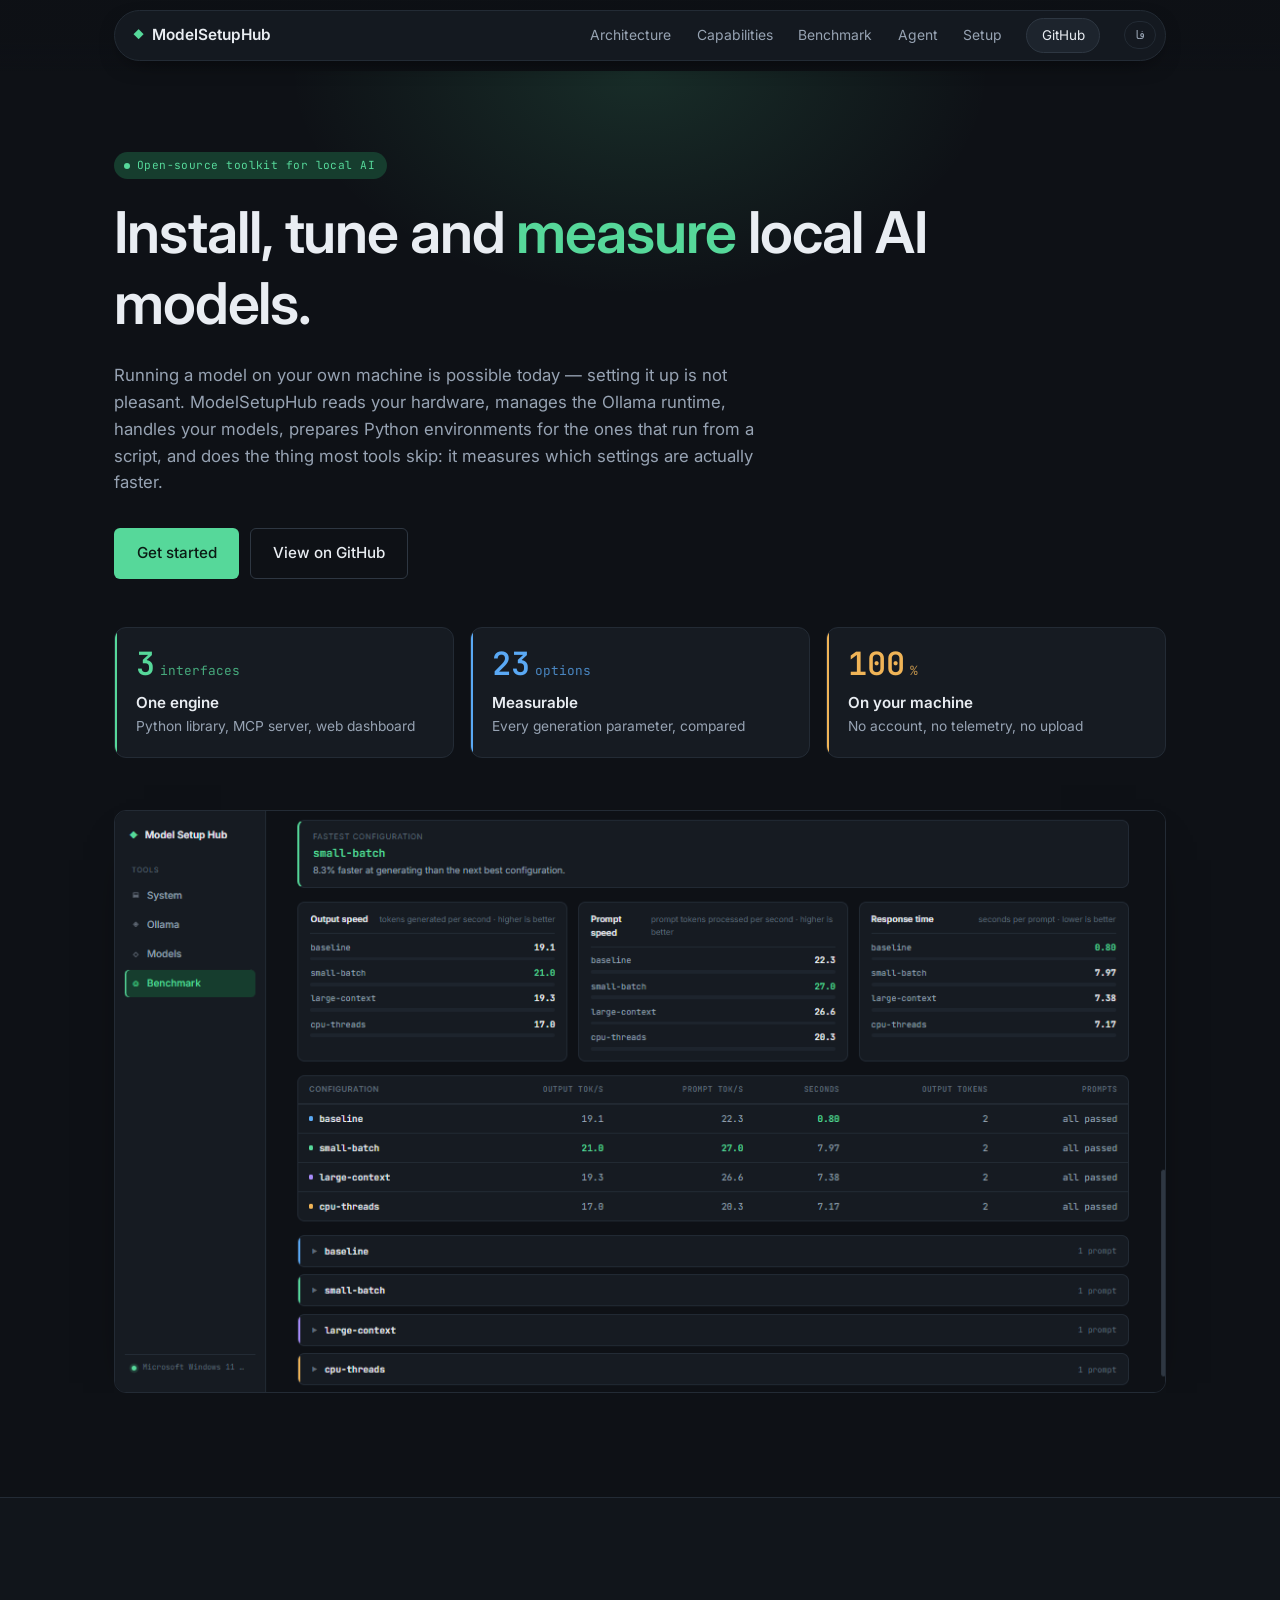
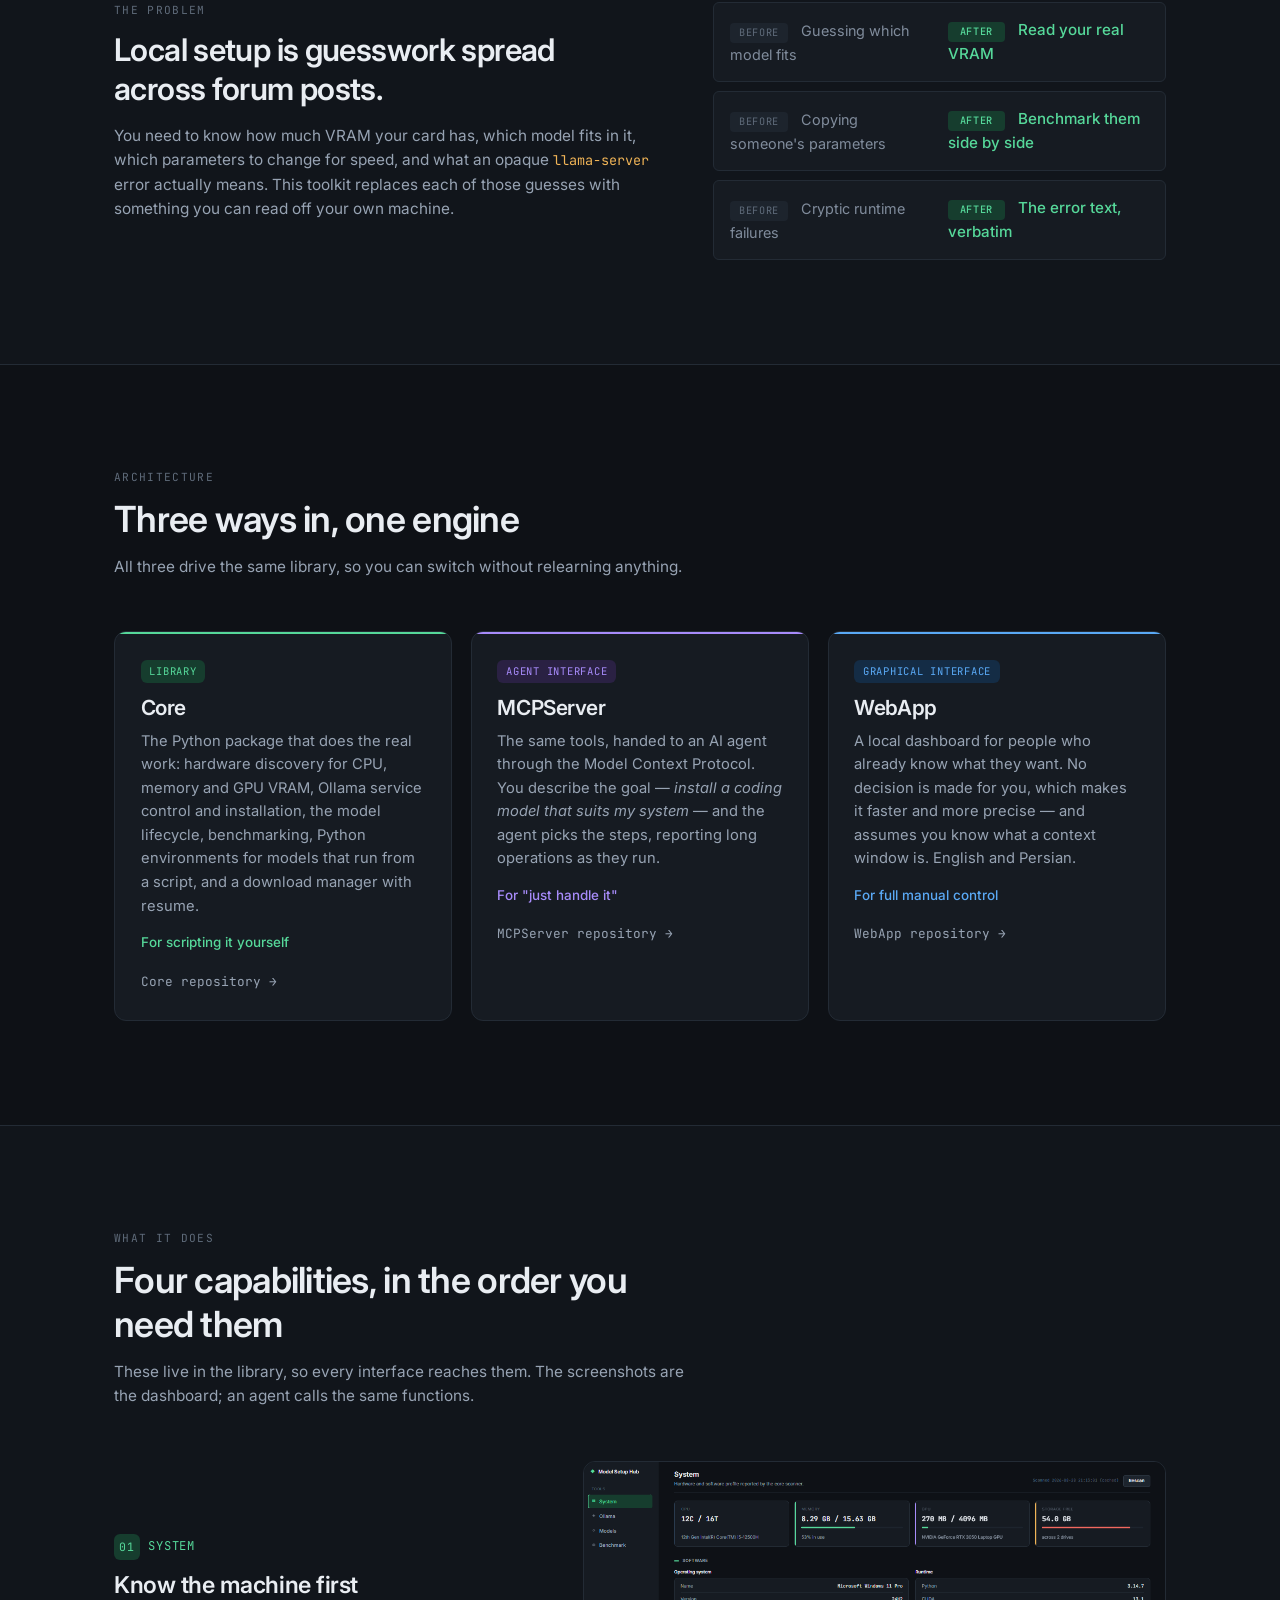
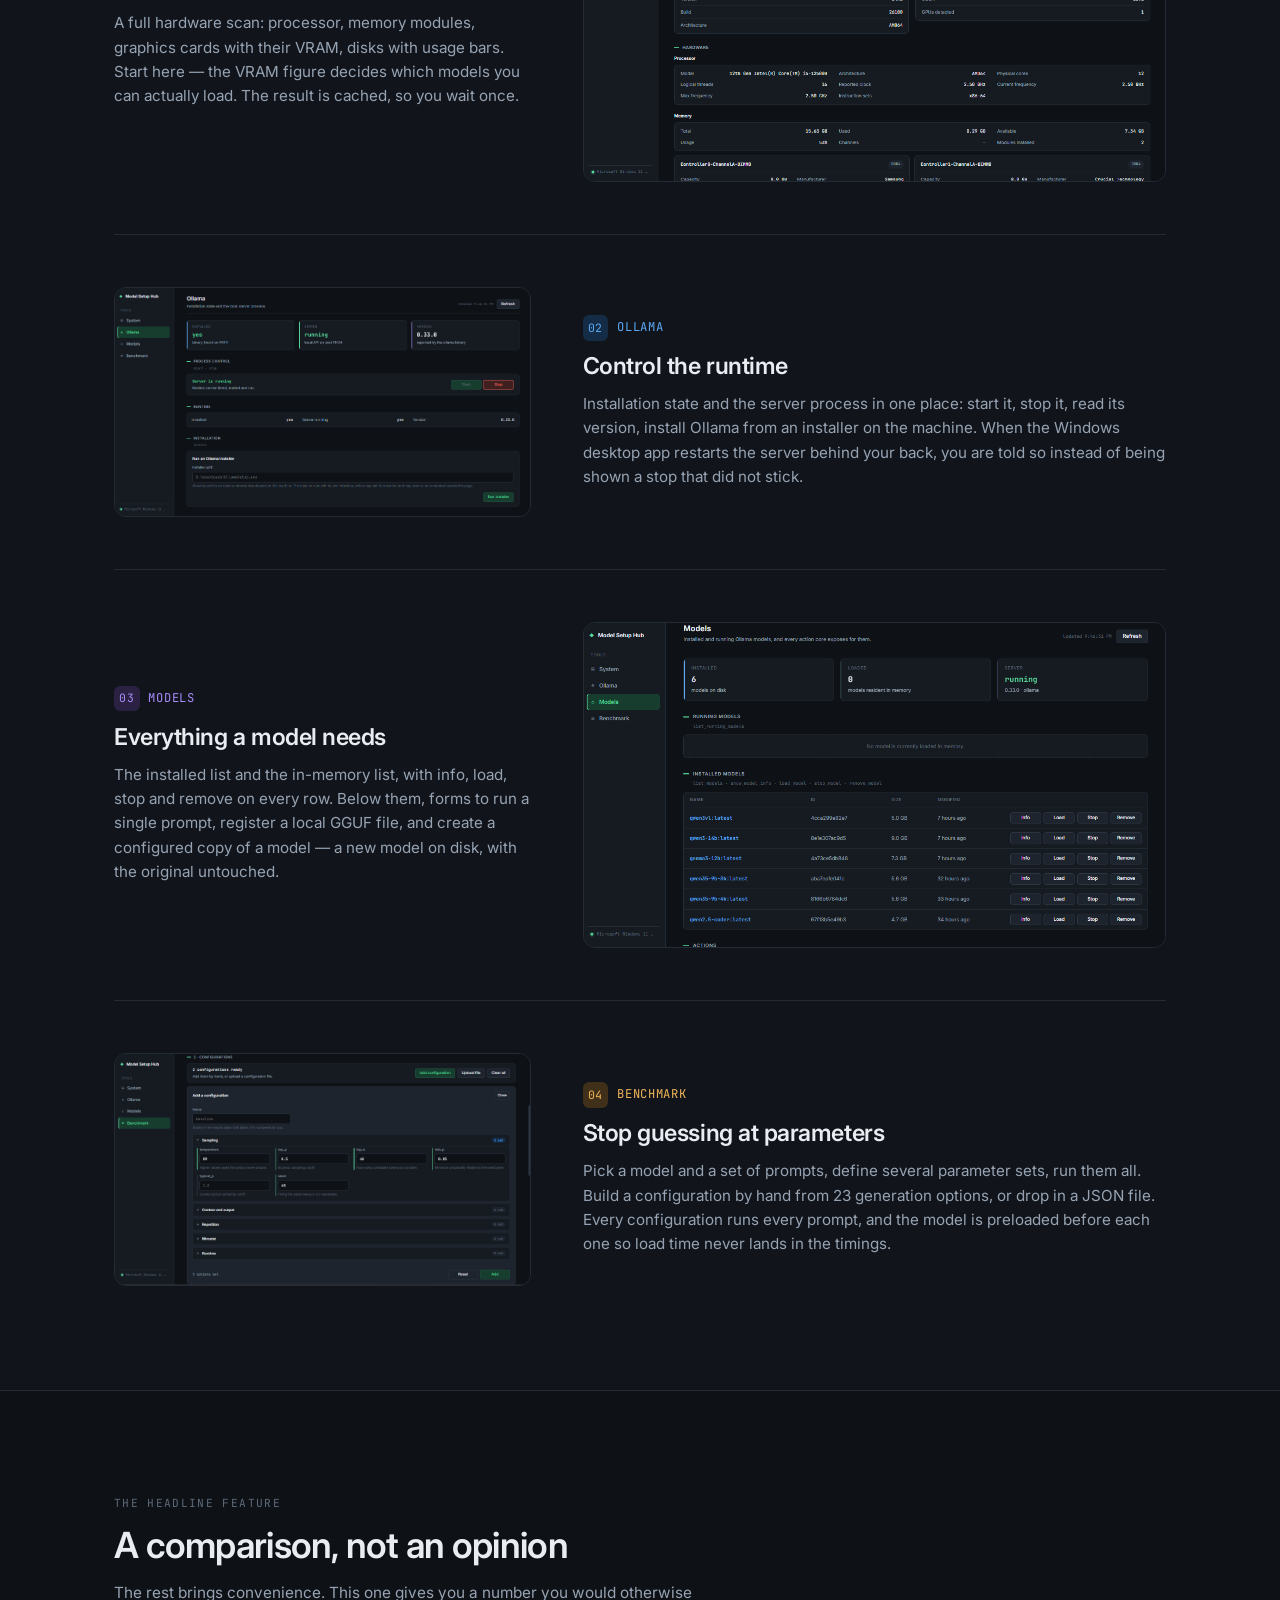
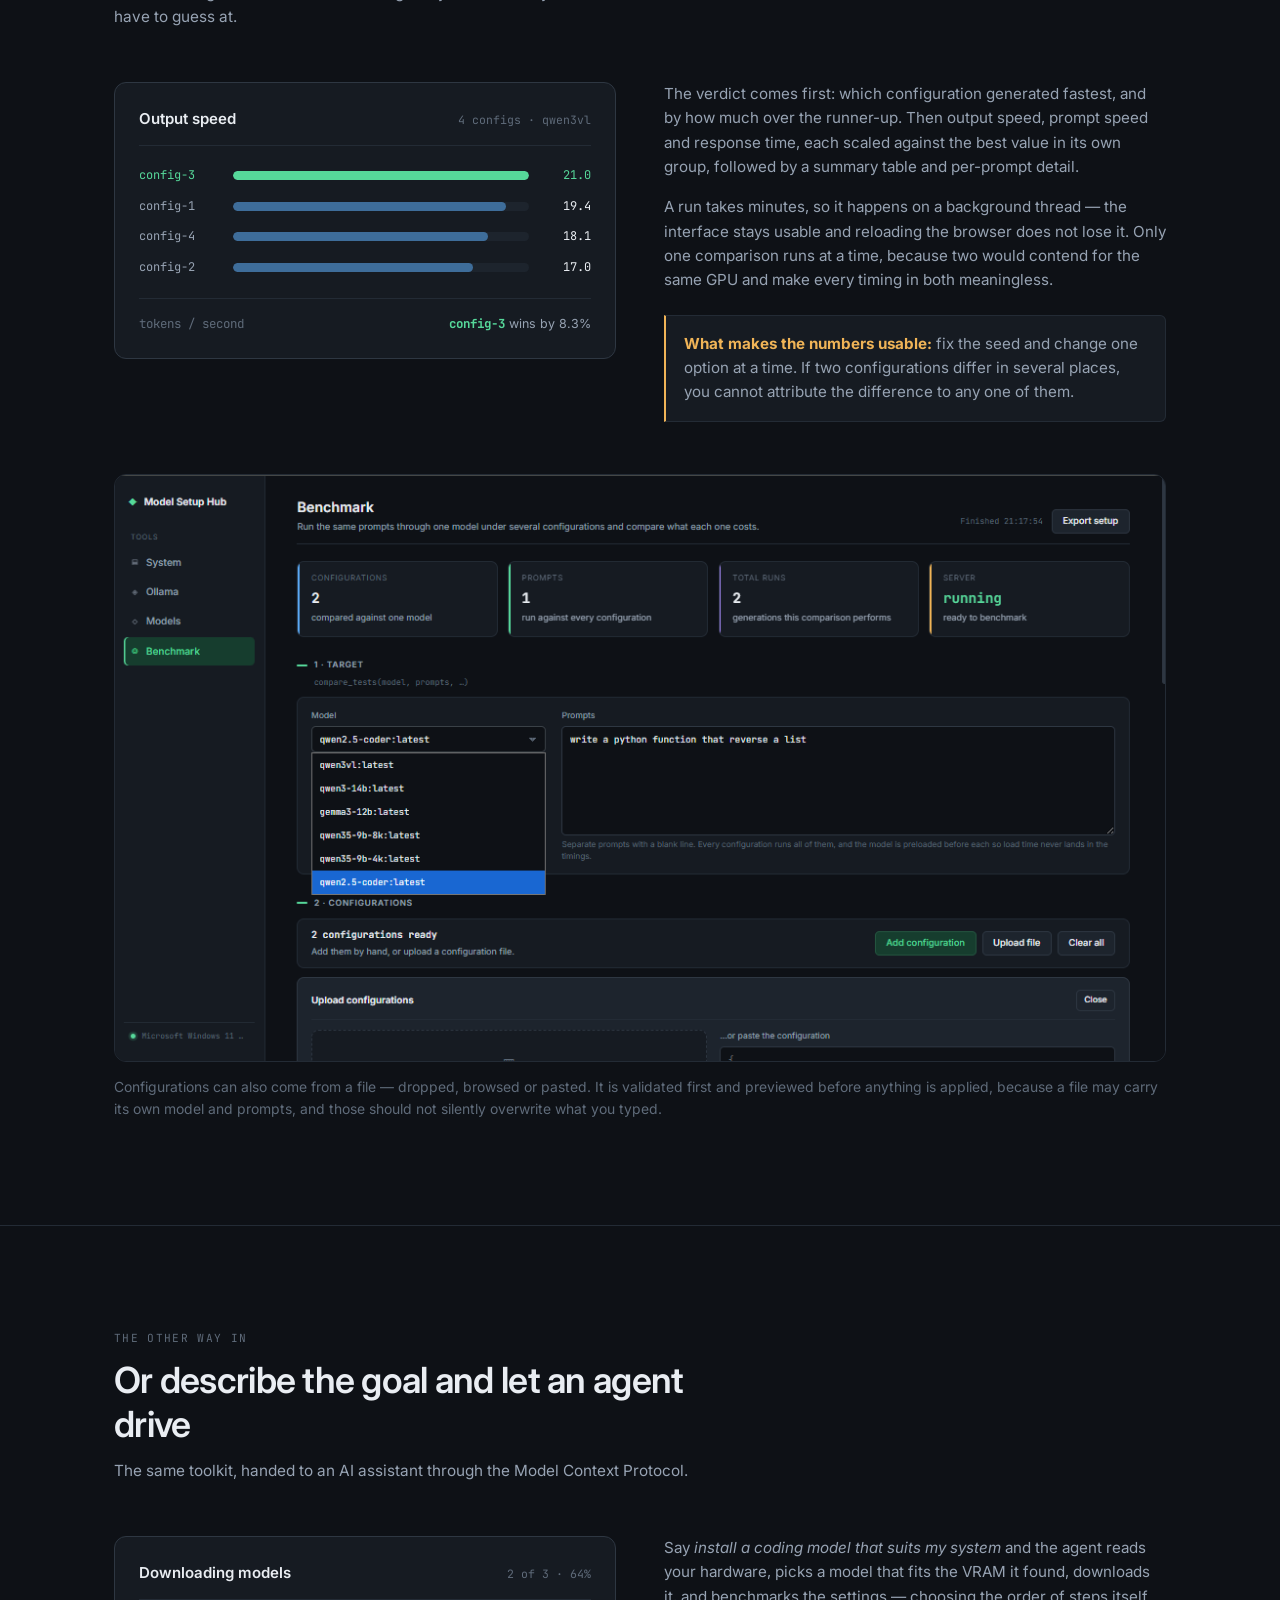
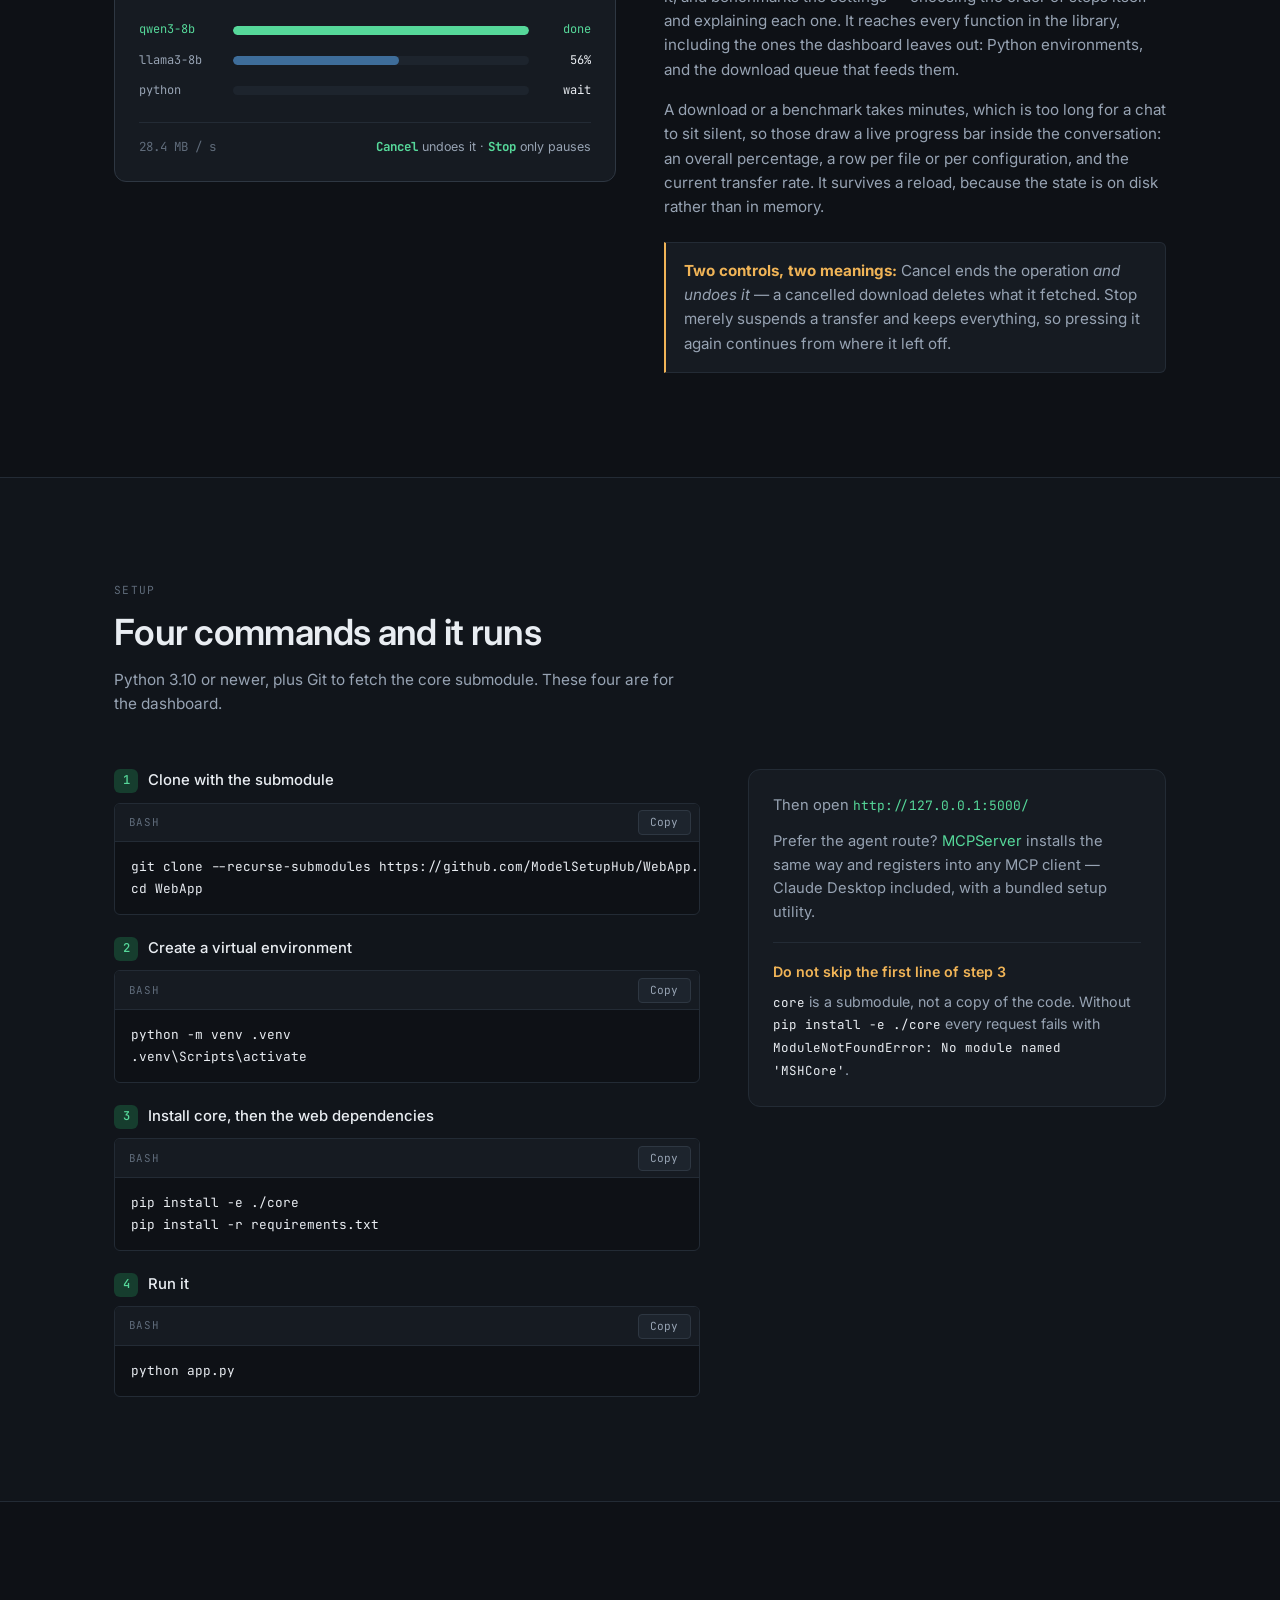
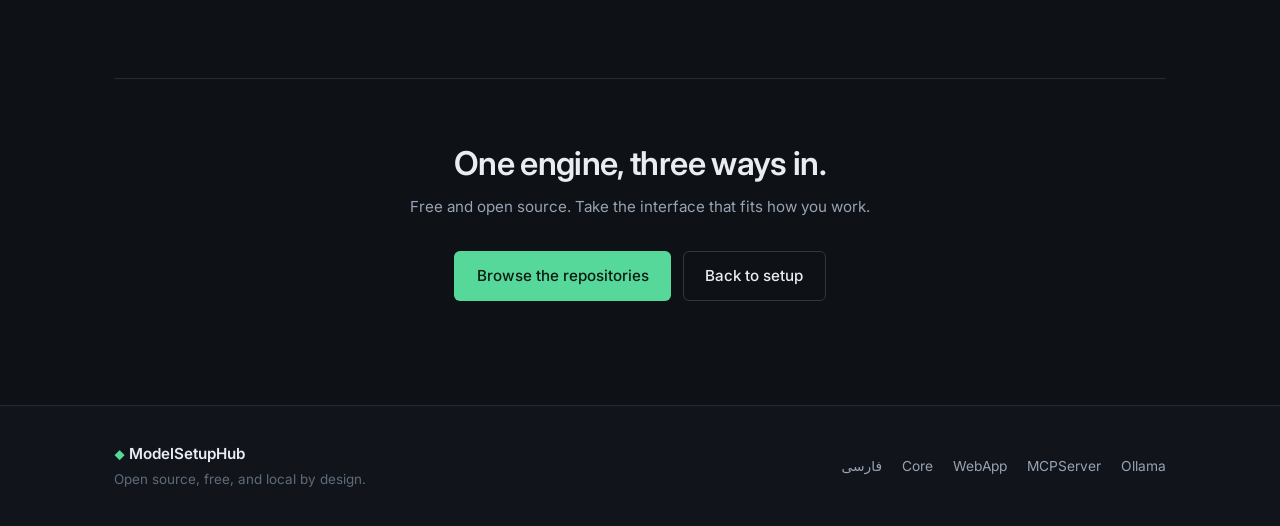
<file: index.html>
<!DOCTYPE html>
<html lang="en">
<head>
<meta charset="UTF-8">
<meta name="viewport" content="width=device-width, initial-scale=1.0">
<title>ModelSetupHub — Install, tune and measure local AI models</title>
<meta name="description" content="An open-source toolkit for running AI models on your own machine: read your hardware, manage or install the Ollama runtime, handle models, prepare Python environments, and benchmark generation parameters against each other.">
<link rel="icon" href="assets/img/favicon.svg" type="image/svg+xml">
<link rel="preconnect" href="https://fonts.googleapis.com">
<link rel="preconnect" href="https://fonts.gstatic.com" crossorigin>
<link href="https://fonts.googleapis.com/css2?family=JetBrains+Mono:wght@400;500;600;700&family=Inter:wght@400;500;600;700&display=swap" rel="stylesheet">
<link rel="stylesheet" href="assets/css/style.css">
</head>
<body>

<a class="skip-link" href="#main">Skip to content</a>

<header class="site-head">
  <div class="wrap">
    <div class="nav-island">
      <a class="brand" href="#top">
        <span class="brand-mark" aria-hidden="true">&#9670;</span>
        <span class="brand-name">ModelSetupHub</span>
      </a>
      <nav class="site-nav" aria-label="Sections">
        <a href="#parts">Architecture</a>
        <a href="#capabilities">Capabilities</a>
        <a href="#benchmark">Benchmark</a>
        <a href="#agent">Agent</a>
        <a href="#setup">Setup</a>
      </nav>
      <a class="nav-cta" href="https://github.com/ModelSetupHub">GitHub</a>
      <a class="nav-lang" href="fa.html" lang="fa" title="نسخه‌ی فارسی">فا</a>
    </div>
  </div>
</header>

<main id="main">
<section class="hero" id="top">
  <div class="wrap hero-inner">
    <p class="eyebrow"><span class="dot" aria-hidden="true"></span> Open-source toolkit for local AI</p>
    <h1>Install, tune and <em>measure</em> local AI models.</h1>
    <p class="lede">
      Running a model on your own machine is possible today — setting it up is not pleasant. ModelSetupHub reads your
      hardware, manages the Ollama runtime, handles your models, prepares Python environments for the ones that run from
      a script, and does the thing most tools skip: it measures which settings are actually faster.
    </p>
    <div class="hero-actions">
      <a class="btn btn-primary" href="#setup">Get started</a>
      <a class="btn btn-ghost" href="https://github.com/ModelSetupHub">View on GitHub</a>
    </div>

    <ul class="stat-strip">
      <li class="s-green">
        <p class="stat-top">
          <span class="stat-num">3</span>
          <span class="stat-unit">interfaces</span>
        </p>
        <p class="stat-label">One engine</p>
        <p class="stat-detail">Python library, MCP server, web dashboard</p>
      </li>
      <li class="s-blue">
        <p class="stat-top">
          <span class="stat-num">23</span>
          <span class="stat-unit">options</span>
        </p>
        <p class="stat-label">Measurable</p>
        <p class="stat-detail">Every generation parameter, compared</p>
      </li>
      <li class="s-amber">
        <p class="stat-top">
          <span class="stat-num">100</span>
          <span class="stat-unit">%</span>
        </p>
        <p class="stat-label">On your machine</p>
        <p class="stat-detail">No account, no telemetry, no upload</p>
      </li>
    </ul>

    <figure class="shot hero-shot">
      <a class="shot-link" href="assets/img/benchmark-results.png" target="_blank" rel="noopener">
        <img src="assets/img/benchmark-results.png" alt="The dashboard showing benchmark results: the fastest configuration, comparison bars for output speed, prompt speed and response time, and a summary table." width="1077" height="596" loading="eager">
        <span class="shot-zoom">Open full size</span>
      </a>
    </figure>
  </div>
</section>

<section class="problem" aria-labelledby="problem-title">
  <div class="wrap">
    <div class="problem-grid">
      <div class="problem-copy">
        <p class="kicker">The problem</p>
        <h2 id="problem-title">Local setup is guesswork spread across forum posts.</h2>
        <p>
          You need to know how much VRAM your card has, which model fits in it, which parameters to change for speed,
          and what an opaque <code>llama-server</code> error actually means. This toolkit replaces each of those guesses
          with something you can read off your own machine.
        </p>
      </div>
      <ul class="swap-list">
        <li>
          <span class="swap-from"><span class="swap-tag">Before</span> Guessing which model fits</span>
          <span class="swap-to"><span class="swap-tag">After</span> Read your real VRAM</span>
        </li>
        <li>
          <span class="swap-from"><span class="swap-tag">Before</span> Copying someone's parameters</span>
          <span class="swap-to"><span class="swap-tag">After</span> Benchmark them side by side</span>
        </li>
        <li>
          <span class="swap-from"><span class="swap-tag">Before</span> Cryptic runtime failures</span>
          <span class="swap-to"><span class="swap-tag">After</span> The error text, verbatim</span>
        </li>
      </ul>
    </div>
  </div>
</section>

<section class="parts" id="parts" aria-labelledby="parts-title">
  <div class="wrap">
    <header class="sec-head">
      <p class="kicker">Architecture</p>
      <h2 id="parts-title">Three ways in, one engine</h2>
      <p>All three drive the same library, so you can switch without relearning anything.</p>
    </header>

    <div class="part-grid">
      <article class="part part-green">
        <p class="part-tag">Library</p>
        <h3>Core</h3>
        <p class="part-body">
          The Python package that does the real work: hardware discovery for CPU, memory and GPU VRAM, Ollama service
          control and installation, the model lifecycle, benchmarking, Python environments for models that run from a
          script, and a download manager with resume.
        </p>
        <p class="part-for">For scripting it yourself</p>
        <a class="part-link" href="https://github.com/ModelSetupHub/Core">Core repository &rarr;</a>
      </article>

      <article class="part part-violet">
        <p class="part-tag">Agent interface</p>
        <h3>MCPServer</h3>
        <p class="part-body">
          The same tools, handed to an AI agent through the Model Context Protocol. You describe the goal — <em>install a
          coding model that suits my system</em> — and the agent picks the steps, reporting long operations as they run.
        </p>
        <p class="part-for">For "just handle it"</p>
        <a class="part-link" href="https://github.com/ModelSetupHub/MCPServer">MCPServer repository &rarr;</a>
      </article>

      <article class="part part-blue">
        <p class="part-tag">Graphical interface</p>
        <h3>WebApp</h3>
        <p class="part-body">
          A local dashboard for people who already know what they want. No decision is made for you, which makes it
          faster and more precise — and assumes you know what a context window is. English and Persian.
        </p>
        <p class="part-for">For full manual control</p>
        <a class="part-link" href="https://github.com/ModelSetupHub/WebApp">WebApp repository &rarr;</a>
      </article>
    </div>
  </div>
</section>

<section class="features" id="capabilities" aria-labelledby="dash-title">
  <div class="wrap">
    <header class="sec-head">
      <p class="kicker">What it does</p>
      <h2 id="dash-title">Four capabilities, in the order you need them</h2>
      <p>
        These live in the library, so every interface reaches them. The screenshots are the dashboard; an agent calls the
        same functions.
      </p>
    </header>

    <article class="feature f-green">
      <div class="feature-text">
        <p class="feature-index"><span class="idx">01</span> System</p>
        <h3>Know the machine first</h3>
        <p>
          A full hardware scan: processor, memory modules, graphics cards with their VRAM, disks with usage bars. Start
          here — the VRAM figure decides which models you can actually load. The result is cached, so you wait once.
        </p>
      </div>
      <figure class="shot feature-shot">
        <a class="shot-link" href="assets/img/system.png" target="_blank" rel="noopener">
          <img src="assets/img/system.png" alt="Hardware scan results showing processor details, memory modules, GPU VRAM and disk usage bars." width="1070" height="587" loading="lazy">
          <span class="shot-zoom">Open full size</span>
        </a>
      </figure>
    </article>

    <article class="feature f-blue">
      <div class="feature-text">
        <p class="feature-index"><span class="idx">02</span> Ollama</p>
        <h3>Control the runtime</h3>
        <p>
          Installation state and the server process in one place: start it, stop it, read its version, install Ollama
          from an installer on the machine. When the Windows desktop app restarts the server behind your back, you are
          told so instead of being shown a stop that did not stick.
        </p>
      </div>
      <figure class="shot feature-shot">
        <a class="shot-link" href="assets/img/ollama.png" target="_blank" rel="noopener">
          <img src="assets/img/ollama.png" alt="The Ollama tab showing installation state, server status and start and stop controls." width="1063" height="586" loading="lazy">
          <span class="shot-zoom">Open full size</span>
        </a>
      </figure>
    </article>

    <article class="feature f-violet">
      <div class="feature-text">
        <p class="feature-index"><span class="idx">03</span> Models</p>
        <h3>Everything a model needs</h3>
        <p>
          The installed list and the in-memory list, with info, load, stop and remove on every row. Below them, forms to
          run a single prompt, register a local GGUF file, and create a configured copy of a model — a new model on disk,
          with the original untouched.
        </p>
      </div>
      <figure class="shot feature-shot">
        <a class="shot-link" href="assets/img/models.png" target="_blank" rel="noopener">
          <img src="assets/img/models.png" alt="The Models tab listing installed and loaded models with per-row actions and forms below." width="1066" height="593" loading="lazy">
          <span class="shot-zoom">Open full size</span>
        </a>
      </figure>
    </article>

    <article class="feature f-amber">
      <div class="feature-text">
        <p class="feature-index"><span class="idx">04</span> Benchmark</p>
        <h3>Stop guessing at parameters</h3>
        <p>
          Pick a model and a set of prompts, define several parameter sets, run them all. Build a configuration by hand
          from 23 generation options, or drop in a JSON file. Every configuration runs every prompt, and the model is
          preloaded before each one so load time never lands in the timings.
        </p>
      </div>
      <figure class="shot feature-shot">
        <a class="shot-link" href="assets/img/benchmark-builder.png" target="_blank" rel="noopener">
          <img src="assets/img/benchmark-builder.png" alt="The manual configuration form with generation options grouped into collapsible sections." width="1076" height="600" loading="lazy">
          <span class="shot-zoom">Open full size</span>
        </a>
      </figure>
    </article>
  </div>
</section>

<section class="bench" id="benchmark" aria-labelledby="bench-title">
  <div class="wrap">
    <header class="sec-head">
      <p class="kicker">The headline feature</p>
      <h2 id="bench-title">A comparison, not an opinion</h2>
      <p>The rest brings convenience. This one gives you a number you would otherwise have to guess at.</p>
    </header>

    <div class="bench-grid">
      <figure class="bench-panel">
        <figcaption class="panel-head">
          <span class="panel-title">Output speed</span>
          <span class="panel-meta">4 configs &middot; qwen3vl</span>
        </figcaption>
        <ul class="bars">
          <li class="is-best">
            <span class="bar-label">config-3</span>
            <span class="bar-track"><span class="bar-fill" style="width:100%"></span></span>
            <span class="bar-value">21.0</span>
          </li>
          <li>
            <span class="bar-label">config-1</span>
            <span class="bar-track"><span class="bar-fill" style="width:92%"></span></span>
            <span class="bar-value">19.4</span>
          </li>
          <li>
            <span class="bar-label">config-4</span>
            <span class="bar-track"><span class="bar-fill" style="width:86%"></span></span>
            <span class="bar-value">18.1</span>
          </li>
          <li>
            <span class="bar-label">config-2</span>
            <span class="bar-track"><span class="bar-fill" style="width:81%"></span></span>
            <span class="bar-value">17.0</span>
          </li>
        </ul>
        <p class="panel-foot">
          <span class="unit">tokens / second</span>
          <span class="verdict"><strong>config-3</strong> wins by 8.3%</span>
        </p>
      </figure>

      <div class="bench-copy">
        <p>
          The verdict comes first: which configuration generated fastest, and by how much over the runner-up. Then output
          speed, prompt speed and response time, each scaled against the best value in its own group, followed by a
          summary table and per-prompt detail.
        </p>
        <p>
          A run takes minutes, so it happens on a background thread — the interface stays usable and reloading the browser
          does not lose it. Only one comparison runs at a time, because two would contend for the same GPU and make every
          timing in both meaningless.
        </p>
        <p class="bench-tip">
          <strong>What makes the numbers usable:</strong> fix the seed and change one option at a time. If two
          configurations differ in several places, you cannot attribute the difference to any one of them.
        </p>
      </div>
    </div>

    <figure class="shot bench-shot">
      <a class="shot-link" href="assets/img/benchmark-import.png" target="_blank" rel="noopener">
        <img src="assets/img/benchmark-import.png" alt="Importing configurations from a JSON file, with a preview of what was understood before it is applied." width="1075" height="600" loading="lazy">
        <span class="shot-zoom">Open full size</span>
      </a>
      <figcaption>
        Configurations can also come from a file — dropped, browsed or pasted. It is validated first and previewed before
        anything is applied, because a file may carry its own model and prompts, and those should not silently overwrite
        what you typed.
      </figcaption>
    </figure>
  </div>
</section>

<section class="bench" id="agent" aria-labelledby="agent-title">
  <div class="wrap">
    <header class="sec-head">
      <p class="kicker">The other way in</p>
      <h2 id="agent-title">Or describe the goal and let an agent drive</h2>
      <p>The same toolkit, handed to an AI assistant through the Model Context Protocol.</p>
    </header>

    <div class="bench-grid">
      <figure class="bench-panel">
        <figcaption class="panel-head">
          <span class="panel-title">Downloading models</span>
          <span class="panel-meta">2 of 3 &middot; 64%</span>
        </figcaption>
        <ul class="bars">
          <li class="is-best">
            <span class="bar-label">qwen3-8b</span>
            <span class="bar-track"><span class="bar-fill" style="width:100%"></span></span>
            <span class="bar-value">done</span>
          </li>
          <li>
            <span class="bar-label">llama3-8b</span>
            <span class="bar-track"><span class="bar-fill" style="width:56%"></span></span>
            <span class="bar-value">56%</span>
          </li>
          <li>
            <span class="bar-label">python</span>
            <span class="bar-track"><span class="bar-fill" style="width:0%"></span></span>
            <span class="bar-value">wait</span>
          </li>
        </ul>
        <p class="panel-foot">
          <span class="unit">28.4 MB / s</span>
          <span class="verdict"><strong>Cancel</strong> undoes it &middot; <strong>Stop</strong> only pauses</span>
        </p>
      </figure>

      <div class="bench-copy">
        <p>
          Say <em>install a coding model that suits my system</em> and the agent reads your hardware, picks a model that
          fits the VRAM it found, downloads it, and benchmarks the settings — choosing the order of steps itself and
          explaining each one. It reaches every function in the library, including the ones the dashboard leaves out:
          Python environments, and the download queue that feeds them.
        </p>
        <p>
          A download or a benchmark takes minutes, which is too long for a chat to sit silent, so those draw a live
          progress bar inside the conversation: an overall percentage, a row per file or per configuration, and the
          current transfer rate. It survives a reload, because the state is on disk rather than in memory.
        </p>
        <p class="bench-tip">
          <strong>Two controls, two meanings:</strong> Cancel ends the operation <em>and undoes it</em> — a cancelled
          download deletes what it fetched. Stop merely suspends a transfer and keeps everything, so pressing it again
          continues from where it left off.
        </p>
      </div>
    </div>
  </div>
</section>

<section class="setup" id="setup" aria-labelledby="setup-title">
  <div class="wrap">
    <header class="sec-head">
      <p class="kicker">Setup</p>
      <h2 id="setup-title">Four commands and it runs</h2>
      <p>Python 3.10 or newer, plus Git to fetch the core submodule. These four are for the dashboard.</p>
    </header>

    <div class="setup-grid">
      <ol class="steps">
        <li>
          <p class="step-head"><span class="step-num">1</span> Clone with the submodule</p>
          <div class="code-box">
            <div class="code-bar">
              <span class="code-lang">bash</span>
              <button class="copy-btn" type="button" data-copy-target="cmd-1">Copy</button>
            </div>
            <pre><code id="cmd-1">git clone --recurse-submodules https://github.com/ModelSetupHub/WebApp.git
cd WebApp</code></pre>
          </div>
        </li>
        <li>
          <p class="step-head"><span class="step-num">2</span> Create a virtual environment</p>
          <div class="code-box">
            <div class="code-bar">
              <span class="code-lang">bash</span>
              <button class="copy-btn" type="button" data-copy-target="cmd-2">Copy</button>
            </div>
            <pre><code id="cmd-2">python -m venv .venv
.venv\Scripts\activate</code></pre>
          </div>
        </li>
        <li>
          <p class="step-head"><span class="step-num">3</span> Install core, then the web dependencies</p>
          <div class="code-box">
            <div class="code-bar">
              <span class="code-lang">bash</span>
              <button class="copy-btn" type="button" data-copy-target="cmd-3">Copy</button>
            </div>
            <pre><code id="cmd-3">pip install -e ./core
pip install -r requirements.txt</code></pre>
          </div>
        </li>
        <li>
          <p class="step-head"><span class="step-num">4</span> Run it</p>
          <div class="code-box">
            <div class="code-bar">
              <span class="code-lang">bash</span>
              <button class="copy-btn" type="button" data-copy-target="cmd-4">Copy</button>
            </div>
            <pre><code id="cmd-4">python app.py</code></pre>
          </div>
        </li>
      </ol>

      <aside class="setup-side">
        <p class="side-open">Then open <code>http://127.0.0.1:5000/</code></p>
        <p class="side-open">
          Prefer the agent route? <a href="https://github.com/ModelSetupHub/MCPServer">MCPServer</a> installs the same
          way and registers into any MCP client — Claude Desktop included, with a bundled setup utility.
        </p>
        <div class="side-warn">
          <p class="warn-head">Do not skip the first line of step 3</p>
          <p>
            <code>core</code> is a submodule, not a copy of the code. Without <code>pip install -e ./core</code> every
            request fails with <code>ModuleNotFoundError: No module named 'MSHCore'</code>.
          </p>
        </div>
      </aside>
    </div>
  </div>
</section>

<section class="honest">
  <div class="wrap">
    <div class="closing">
      <h2>One engine, three ways in.</h2>
      <p>Free and open source. Take the interface that fits how you work.</p>
      <div class="hero-actions">
        <a class="btn btn-primary" href="https://github.com/ModelSetupHub">Browse the repositories</a>
        <a class="btn btn-ghost" href="#setup">Back to setup</a>
      </div>
    </div>
  </div>
</section>
</main>

<footer class="site-foot">
  <div class="wrap foot-inner">
    <div class="foot-brand">
      <p class="foot-name"><span class="brand-mark" aria-hidden="true">&#9670;</span> ModelSetupHub</p>
      <p class="foot-note">Open source, free, and local by design.</p>
    </div>
    <nav class="foot-links" aria-label="Repositories">
      <a href="fa.html" lang="fa">فارسی</a>
      <a href="https://github.com/ModelSetupHub/Core">Core</a>
      <a href="https://github.com/ModelSetupHub/WebApp">WebApp</a>
      <a href="https://github.com/ModelSetupHub/MCPServer">MCPServer</a>
      <a href="https://ollama.com/">Ollama</a>
    </nav>
  </div>
</footer>

<script src="assets/js/copy.js" defer></script>
</body>
</html>
</file>
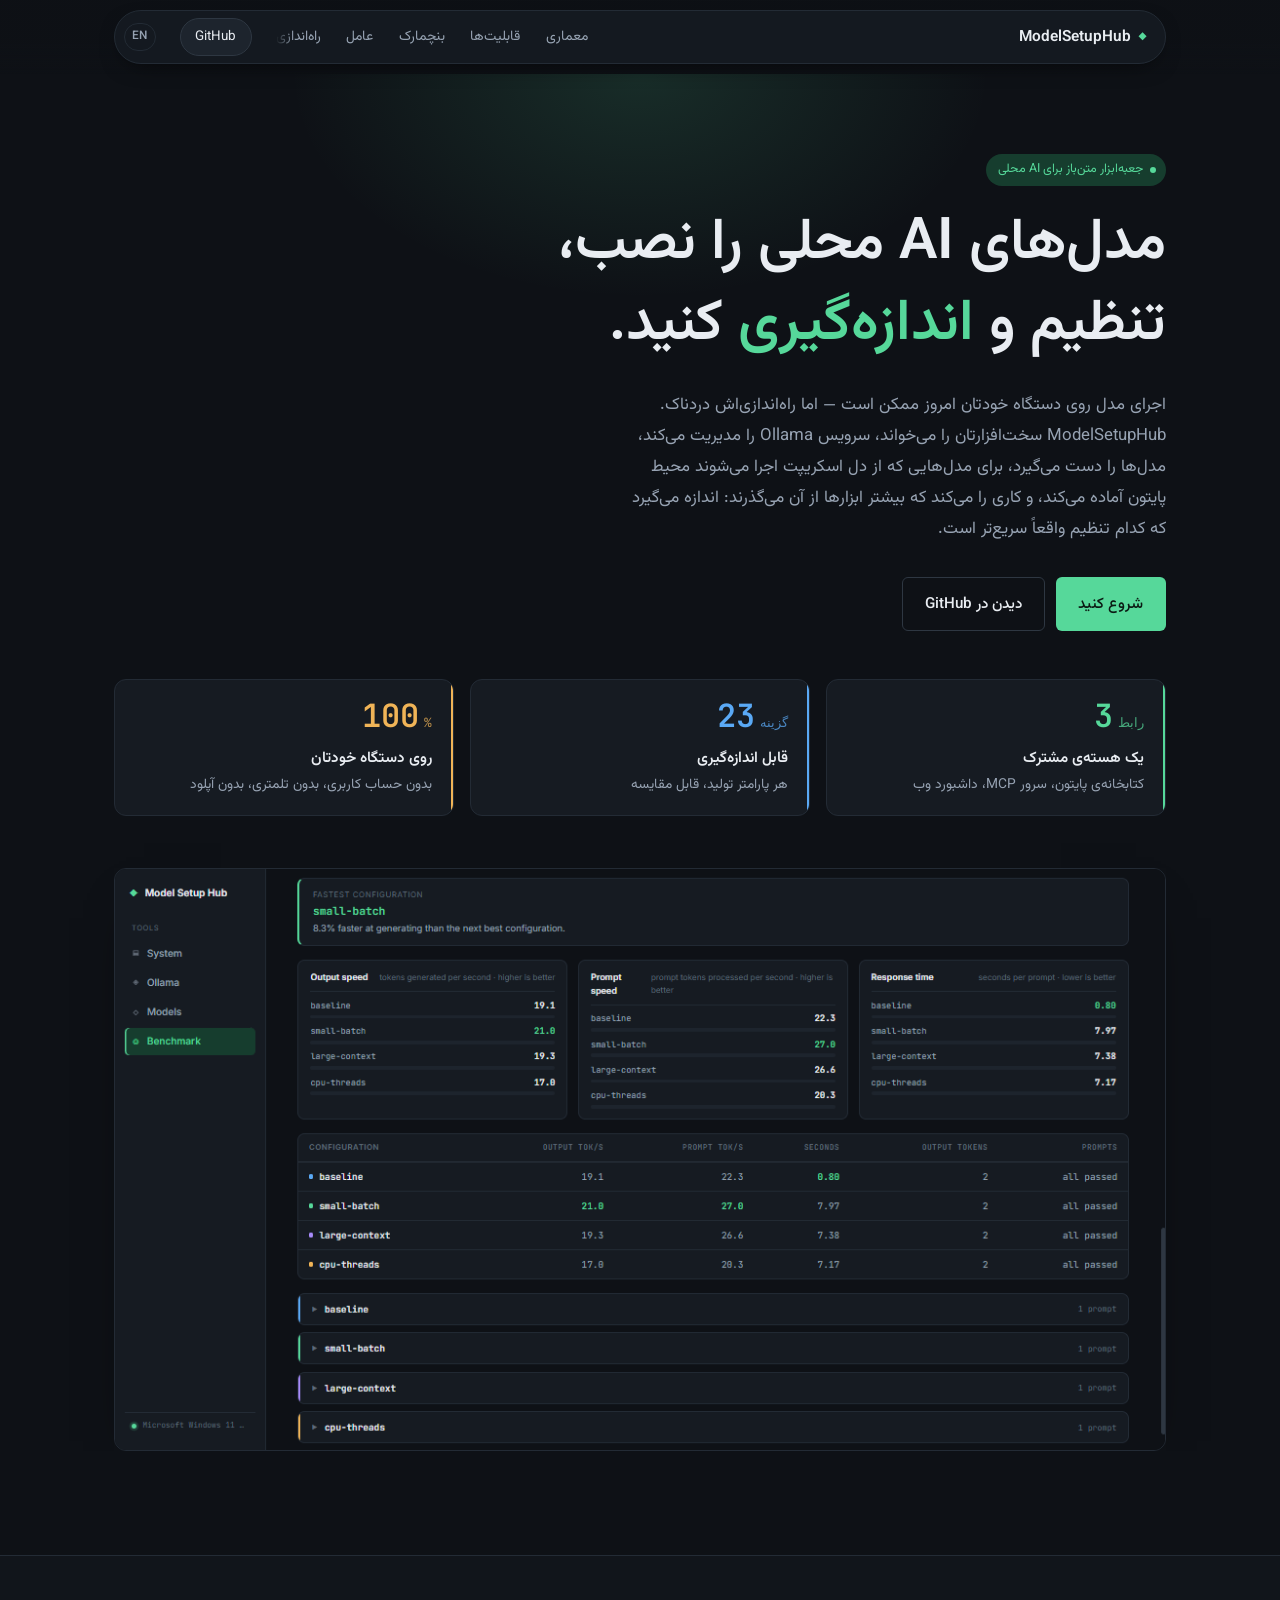
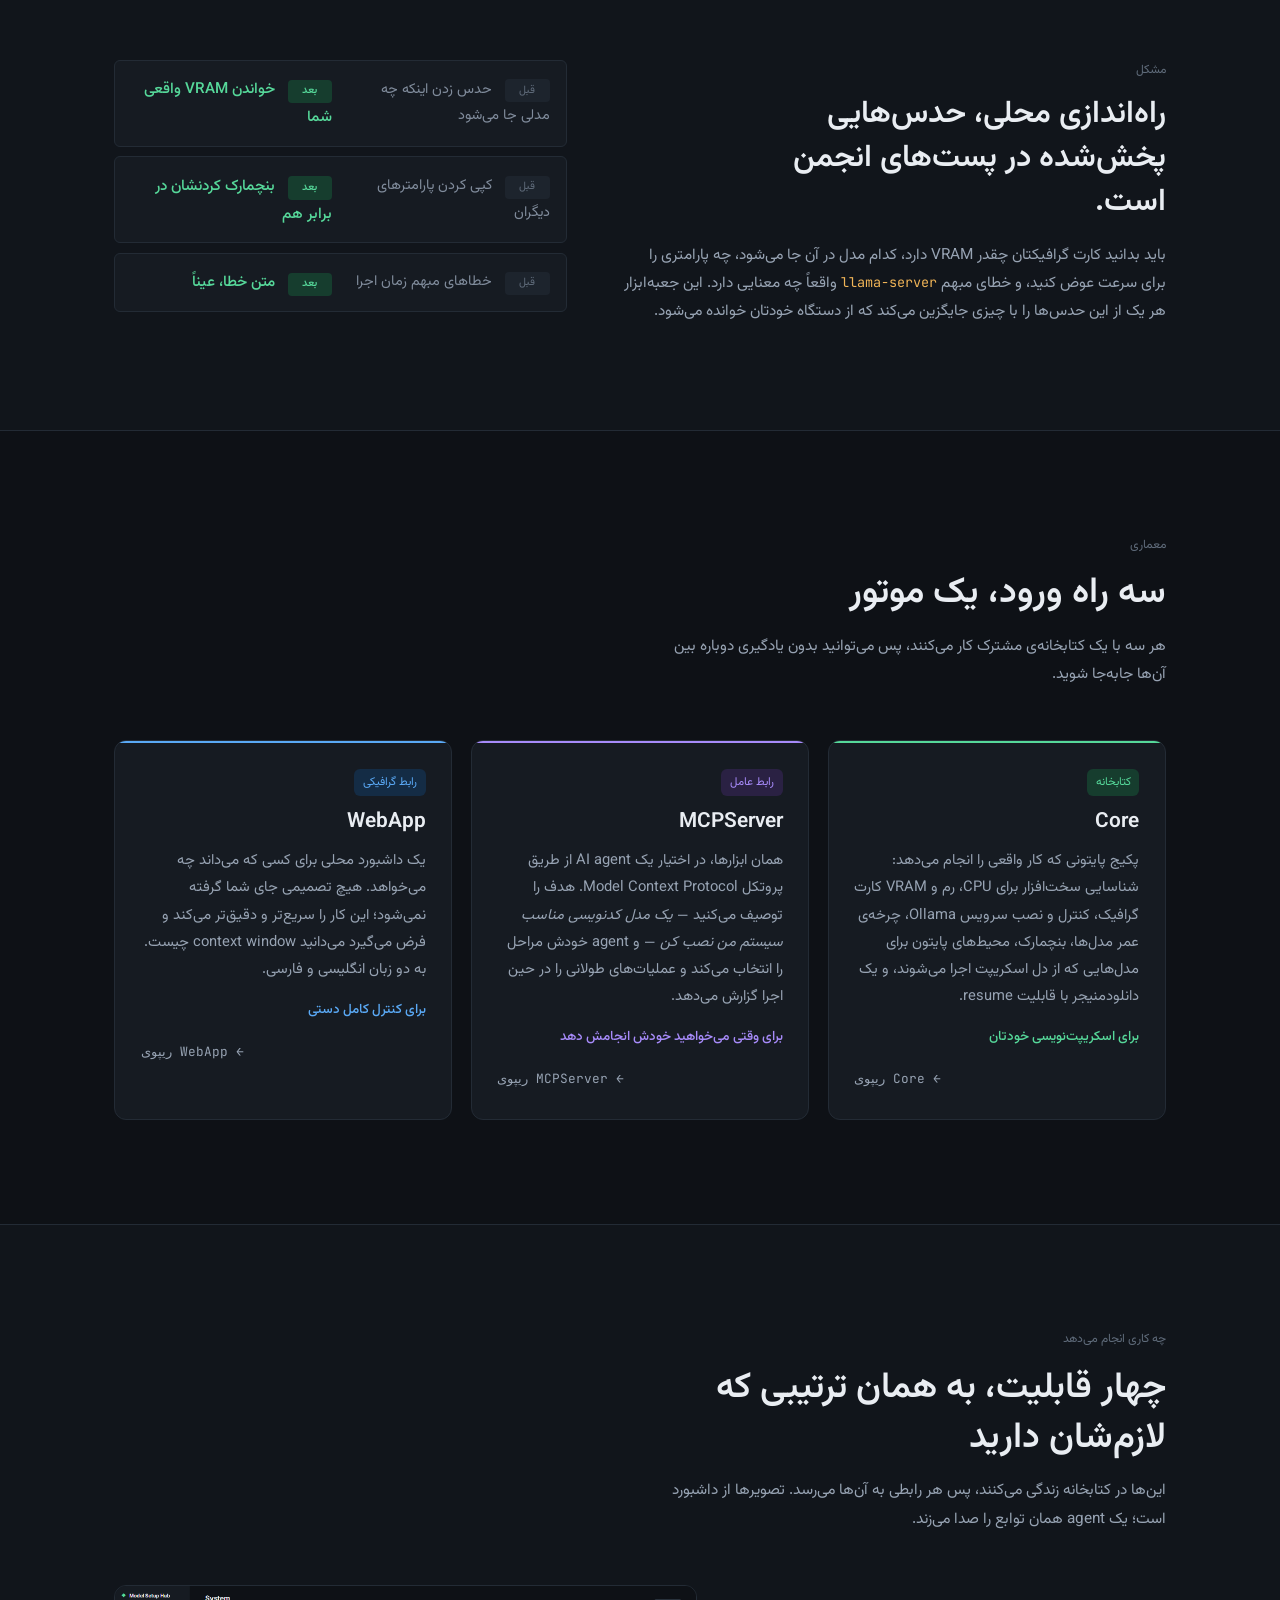
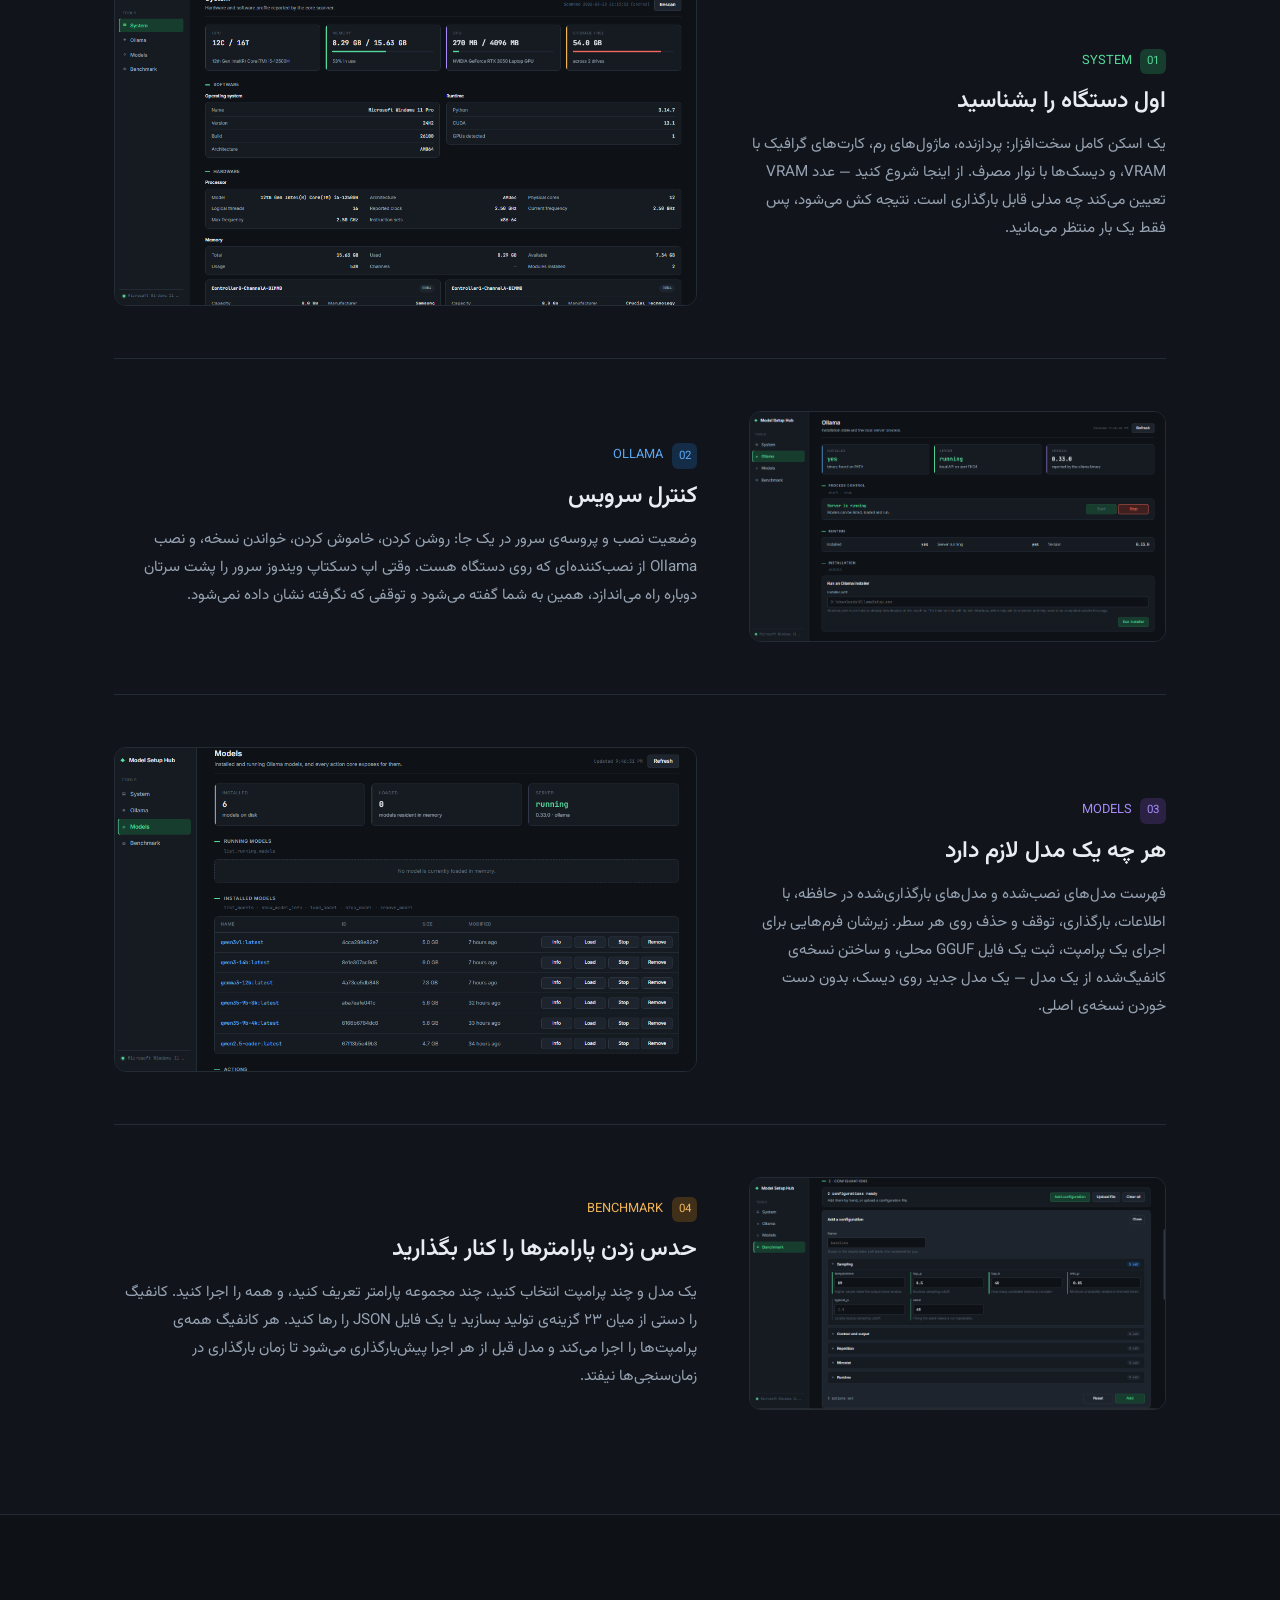
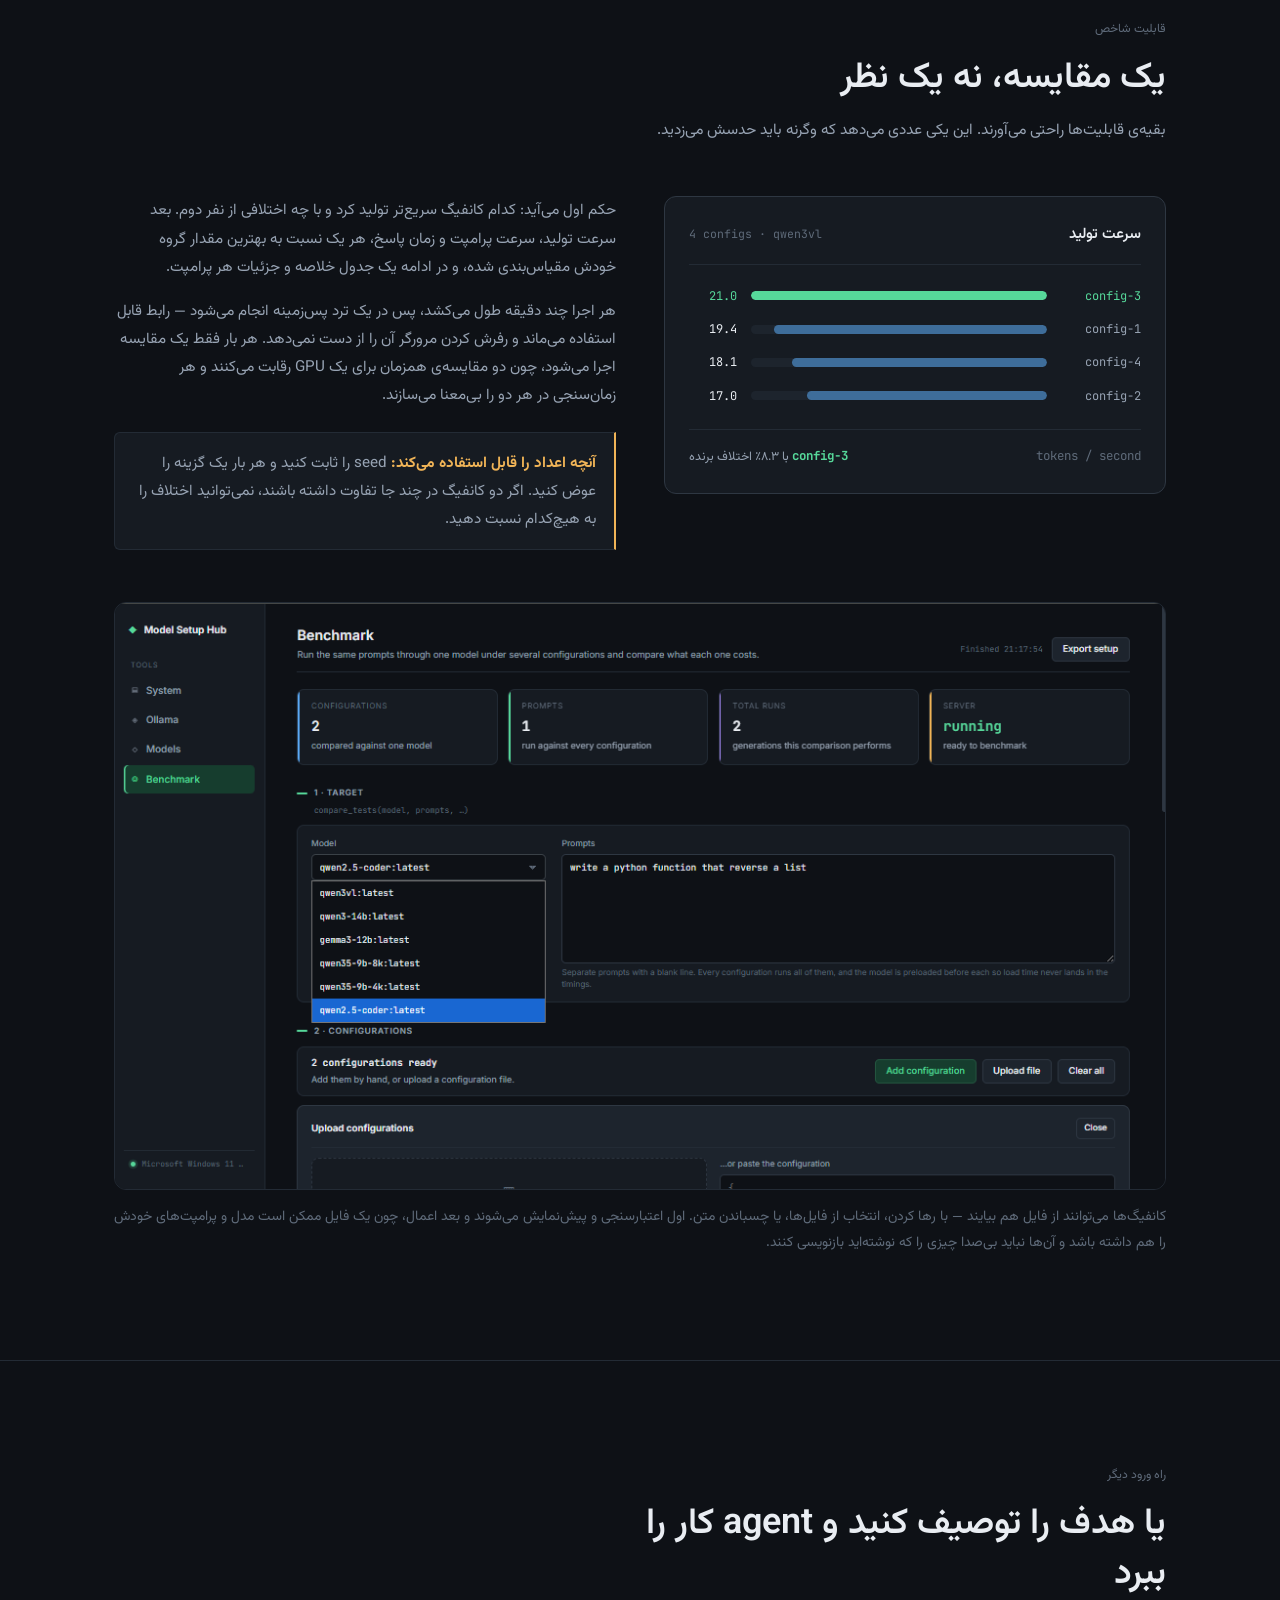
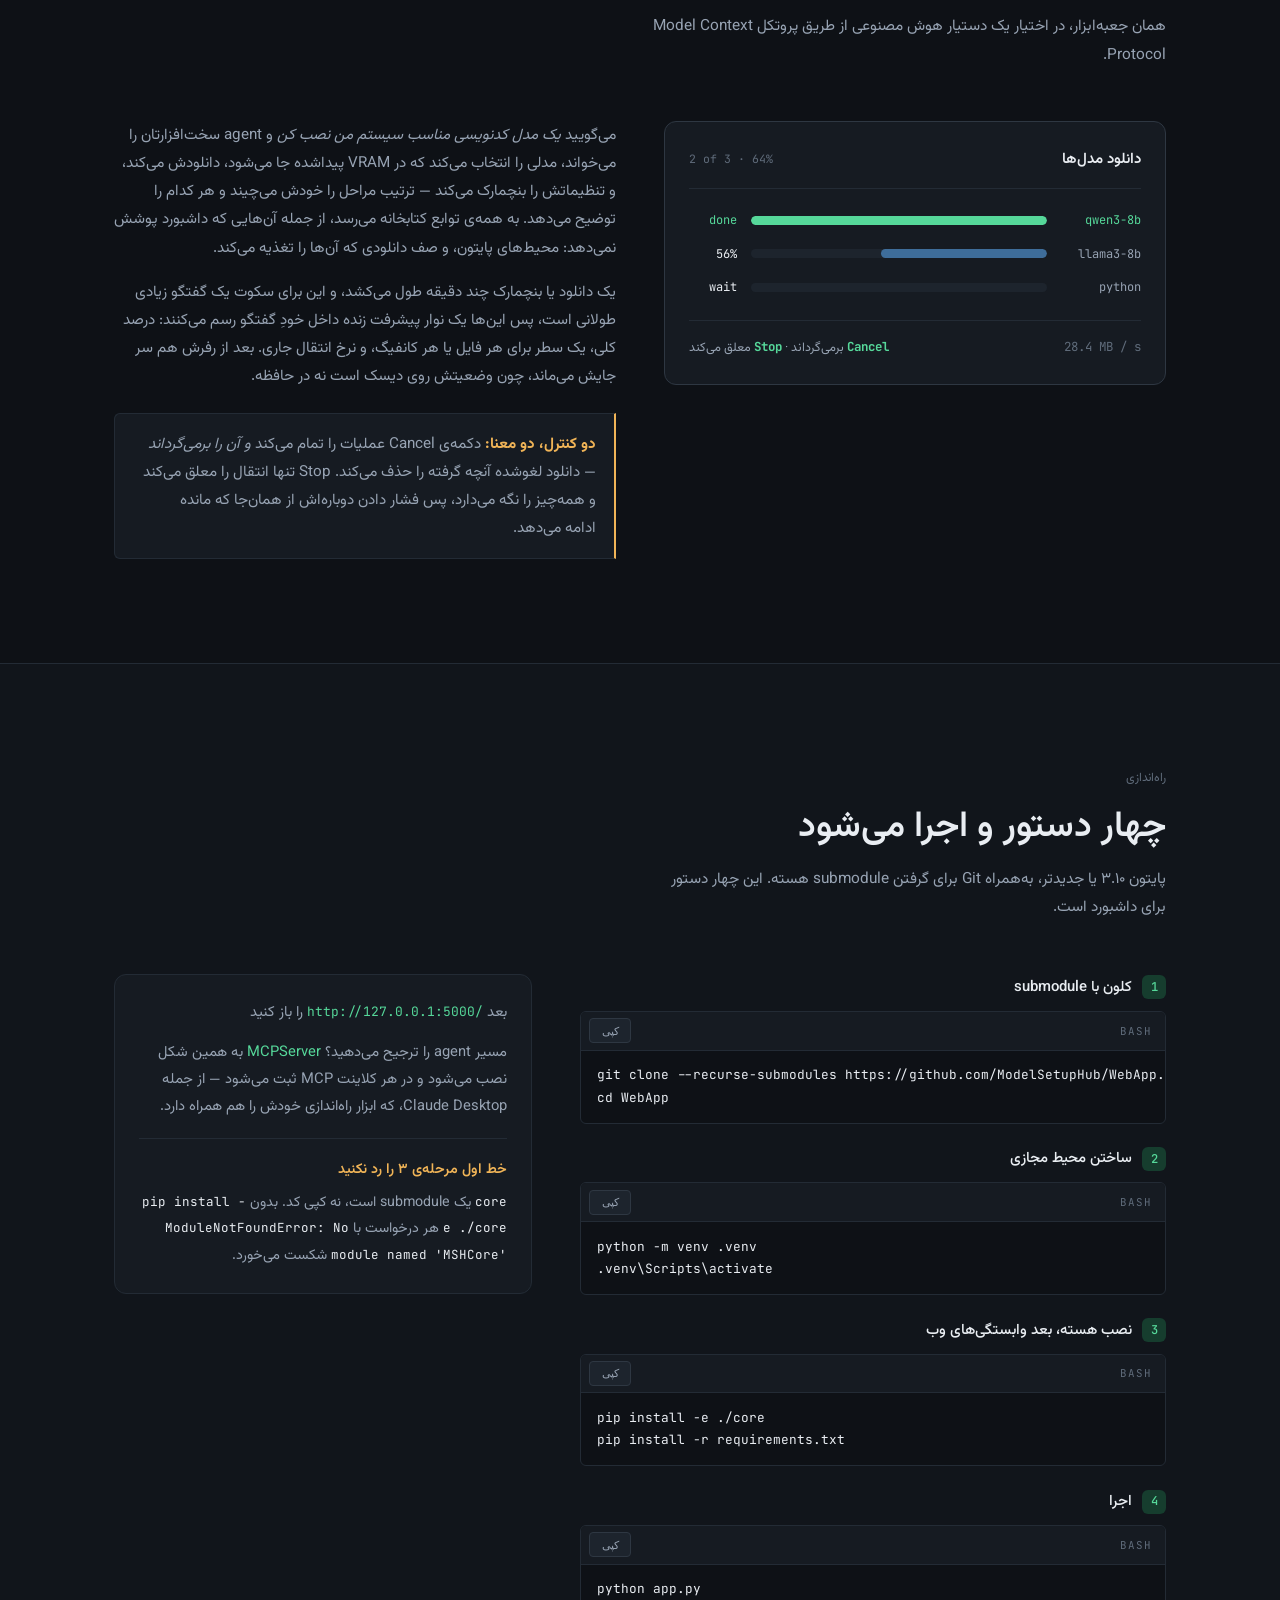
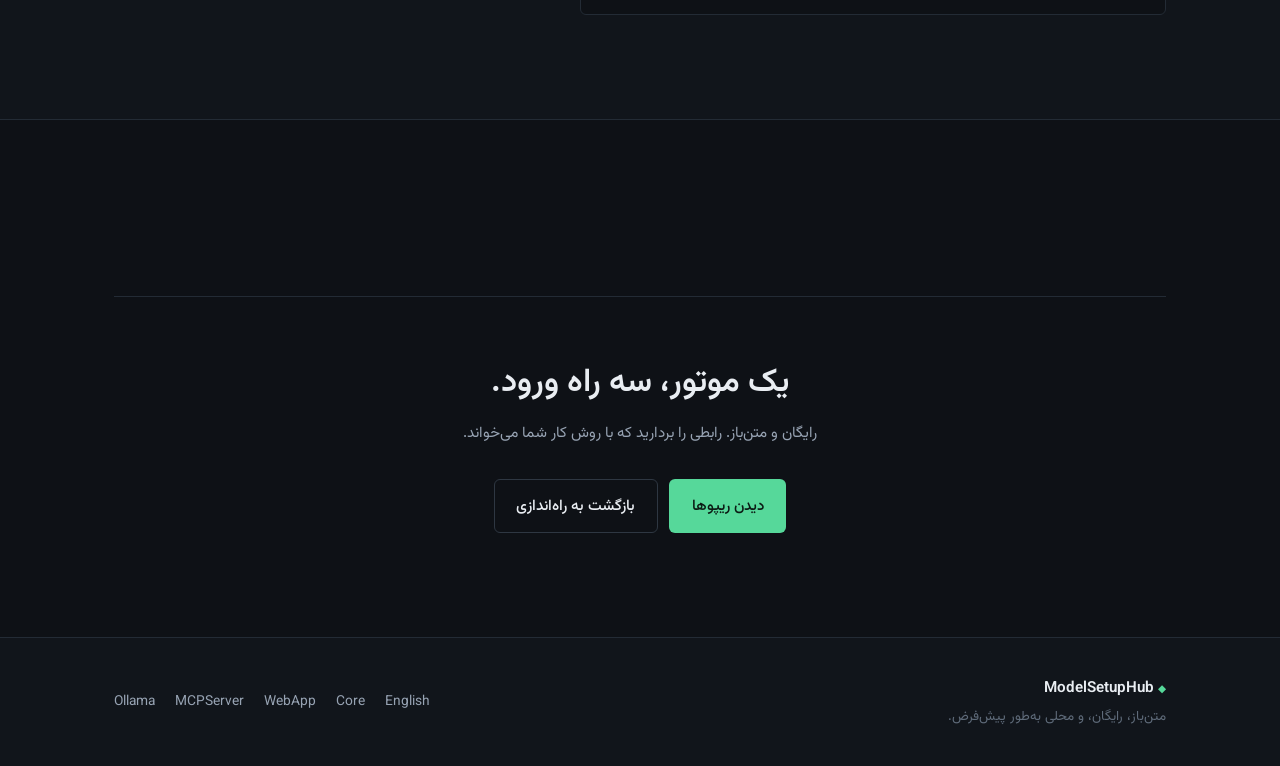
<file: fa.html>
<!DOCTYPE html>
<html lang="fa" dir="rtl">
<head>
<meta charset="UTF-8">
<meta name="viewport" content="width=device-width, initial-scale=1.0">
<title>ModelSetupHub — نصب، تنظیم و اندازه‌گیری مدل‌های AI محلی</title>
<meta name="description" content="یک جعبه‌ابزار متن‌باز برای اجرای مدل‌های AI روی دستگاه خودتان: شناسایی سخت‌افزار، مدیریت یا نصب سرویس Ollama، کار با مدل‌ها، آماده‌سازی محیط‌های پایتون، و بنچمارک پارامترهای تولید در برابر یکدیگر.">
<link rel="icon" href="assets/img/favicon.svg" type="image/svg+xml">
<link rel="preconnect" href="https://fonts.googleapis.com">
<link rel="preconnect" href="https://fonts.gstatic.com" crossorigin>
<link href="https://fonts.googleapis.com/css2?family=JetBrains+Mono:wght@400;500;600;700&family=Vazirmatn:wght@400;500;600;700&display=swap" rel="stylesheet">
<link rel="stylesheet" href="assets/css/style.css">
<link rel="stylesheet" href="assets/css/rtl.css">
</head>
<body>

<a class="skip-link" href="#main">رفتن به محتوا</a>

<header class="site-head">
  <div class="wrap">
    <div class="nav-island">
      <a class="brand" href="#top">
        <span class="brand-mark" aria-hidden="true">&#9670;</span>
        <span class="brand-name">ModelSetupHub</span>
      </a>
      <nav class="site-nav" aria-label="بخش‌ها">
        <a href="#parts">معماری</a>
        <a href="#capabilities">قابلیت‌ها</a>
        <a href="#benchmark">بنچمارک</a>
        <a href="#agent">عامل</a>
        <a href="#setup">راه‌اندازی</a>
      </nav>
      <a class="nav-cta" href="https://github.com/ModelSetupHub">GitHub</a>
      <a class="nav-lang" href="index.html" lang="en" title="English version">EN</a>
    </div>
  </div>
</header>

<main id="main">
<section class="hero" id="top">
  <div class="wrap hero-inner">
    <p class="eyebrow"><span class="dot" aria-hidden="true"></span> جعبه‌ابزار متن‌باز برای AI محلی</p>
    <h1>مدل‌های AI محلی را نصب، تنظیم و <em>اندازه‌گیری</em> کنید.</h1>
    <p class="lede">
      اجرای مدل روی دستگاه خودتان امروز ممکن است — اما راه‌اندازی‌اش دردناک. ModelSetupHub سخت‌افزارتان را می‌خواند،
      سرویس Ollama را مدیریت می‌کند، مدل‌ها را دست می‌گیرد، برای مدل‌هایی که از دل اسکریپت اجرا می‌شوند محیط پایتون آماده
      می‌کند، و کاری را می‌کند که بیشتر ابزارها از آن می‌گذرند: اندازه می‌گیرد که کدام تنظیم واقعاً سریع‌تر است.
    </p>
    <div class="hero-actions">
      <a class="btn btn-primary" href="#setup">شروع کنید</a>
      <a class="btn btn-ghost" href="https://github.com/ModelSetupHub">دیدن در GitHub</a>
    </div>

    <ul class="stat-strip">
      <li class="s-green">
        <p class="stat-top">
          <span class="stat-num">3</span>
          <span class="stat-unit">رابط</span>
        </p>
        <p class="stat-label">یک هسته‌ی مشترک</p>
        <p class="stat-detail">کتابخانه‌ی پایتون، سرور MCP، داشبورد وب</p>
      </li>
      <li class="s-blue">
        <p class="stat-top">
          <span class="stat-num">23</span>
          <span class="stat-unit">گزینه</span>
        </p>
        <p class="stat-label">قابل اندازه‌گیری</p>
        <p class="stat-detail">هر پارامتر تولید، قابل مقایسه</p>
      </li>
      <li class="s-amber">
        <p class="stat-top">
          <span class="stat-num">100</span>
          <span class="stat-unit">%</span>
        </p>
        <p class="stat-label">روی دستگاه خودتان</p>
        <p class="stat-detail">بدون حساب کاربری، بدون تلمتری، بدون آپلود</p>
      </li>
    </ul>

    <figure class="shot hero-shot">
      <a class="shot-link" href="assets/img/benchmark-results.png" target="_blank" rel="noopener">
        <img src="assets/img/benchmark-results.png" alt="داشبورد در حال نمایش نتیجه‌ی بنچمارک: سریع‌ترین کانفیگ، نوارهای مقایسه‌ی سرعت تولید، سرعت پرامپت و زمان پاسخ، و جدول خلاصه." width="1077" height="596" loading="eager">
        <span class="shot-zoom">نمایش در اندازه‌ی کامل</span>
      </a>
    </figure>
  </div>
</section>

<section class="problem" aria-labelledby="problem-title">
  <div class="wrap">
    <div class="problem-grid">
      <div class="problem-copy">
        <p class="kicker">مشکل</p>
        <h2 id="problem-title">راه‌اندازی محلی، حدس‌هایی پخش‌شده در پست‌های انجمن است.</h2>
        <p>
          باید بدانید کارت گرافیکتان چقدر VRAM دارد، کدام مدل در آن جا می‌شود، چه پارامتری را برای سرعت عوض کنید، و
          خطای مبهم <code>llama-server</code> واقعاً چه معنایی دارد. این جعبه‌ابزار هر یک از این حدس‌ها را با چیزی
          جایگزین می‌کند که از دستگاه خودتان خوانده می‌شود.
        </p>
      </div>
      <ul class="swap-list">
        <li>
          <span class="swap-from"><span class="swap-tag">قبل</span> حدس زدن اینکه چه مدلی جا می‌شود</span>
          <span class="swap-to"><span class="swap-tag">بعد</span> خواندن VRAM واقعی شما</span>
        </li>
        <li>
          <span class="swap-from"><span class="swap-tag">قبل</span> کپی کردن پارامترهای دیگران</span>
          <span class="swap-to"><span class="swap-tag">بعد</span> بنچمارک کردنشان در برابر هم</span>
        </li>
        <li>
          <span class="swap-from"><span class="swap-tag">قبل</span> خطاهای مبهم زمان اجرا</span>
          <span class="swap-to"><span class="swap-tag">بعد</span> متن خطا، عیناً</span>
        </li>
      </ul>
    </div>
  </div>
</section>

<section class="parts" id="parts" aria-labelledby="parts-title">
  <div class="wrap">
    <header class="sec-head">
      <p class="kicker">معماری</p>
      <h2 id="parts-title">سه راه ورود، یک موتور</h2>
      <p>هر سه با یک کتابخانه‌ی مشترک کار می‌کنند، پس می‌توانید بدون یادگیری دوباره بین آن‌ها جابه‌جا شوید.</p>
    </header>

    <div class="part-grid">
      <article class="part part-green">
        <p class="part-tag">کتابخانه</p>
        <h3>Core</h3>
        <p class="part-body">
          پکیج پایتونی که کار واقعی را انجام می‌دهد: شناسایی سخت‌افزار برای CPU، رم و VRAM کارت گرافیک، کنترل و نصب
          سرویس Ollama، چرخه‌ی عمر مدل‌ها، بنچمارک، محیط‌های پایتون برای مدل‌هایی که از دل اسکریپت اجرا می‌شوند، و یک
          دانلود‌منیجر با قابلیت resume.
        </p>
        <p class="part-for">برای اسکریپت‌نویسی خودتان</p>
        <a class="part-link" href="https://github.com/ModelSetupHub/Core">ریپوی Core &larr;</a>
      </article>

      <article class="part part-violet">
        <p class="part-tag">رابط عامل</p>
        <h3>MCPServer</h3>
        <p class="part-body">
          همان ابزارها، در اختیار یک AI agent از طریق پروتکل Model Context Protocol. هدف را توصیف می‌کنید — <em>یک مدل
          کدنویسی مناسب سیستم من نصب کن</em> — و agent خودش مراحل را انتخاب می‌کند و عملیات‌های طولانی را در حین اجرا
          گزارش می‌دهد.
        </p>
        <p class="part-for">برای وقتی می‌خواهید خودش انجامش دهد</p>
        <a class="part-link" href="https://github.com/ModelSetupHub/MCPServer">ریپوی MCPServer &larr;</a>
      </article>

      <article class="part part-blue">
        <p class="part-tag">رابط گرافیکی</p>
        <h3>WebApp</h3>
        <p class="part-body">
          یک داشبورد محلی برای کسی که می‌داند چه می‌خواهد. هیچ تصمیمی جای شما گرفته نمی‌شود؛ این کار را سریع‌تر و
          دقیق‌تر می‌کند و فرض می‌گیرد می‌دانید context window چیست. به دو زبان انگلیسی و فارسی.
        </p>
        <p class="part-for">برای کنترل کامل دستی</p>
        <a class="part-link" href="https://github.com/ModelSetupHub/WebApp">ریپوی WebApp &larr;</a>
      </article>
    </div>
  </div>
</section>

<section class="features" id="capabilities" aria-labelledby="dash-title">
  <div class="wrap">
    <header class="sec-head">
      <p class="kicker">چه کاری انجام می‌دهد</p>
      <h2 id="dash-title">چهار قابلیت، به همان ترتیبی که لازم‌شان دارید</h2>
      <p>
        این‌ها در کتابخانه زندگی می‌کنند، پس هر رابطی به آن‌ها می‌رسد. تصویرها از داشبورد است؛ یک agent همان توابع را صدا
        می‌زند.
      </p>
    </header>

    <article class="feature f-green">
      <div class="feature-text">
        <p class="feature-index"><span class="idx">01</span> System</p>
        <h3>اول دستگاه را بشناسید</h3>
        <p>
          یک اسکن کامل سخت‌افزار: پردازنده، ماژول‌های رم، کارت‌های گرافیک با VRAM، و دیسک‌ها با نوار مصرف. از اینجا شروع
          کنید — عدد VRAM تعیین می‌کند چه مدلی قابل بارگذاری است. نتیجه کش می‌شود، پس فقط یک بار منتظر می‌مانید.
        </p>
      </div>
      <figure class="shot feature-shot">
        <a class="shot-link" href="assets/img/system.png" target="_blank" rel="noopener">
          <img src="assets/img/system.png" alt="نتیجه‌ی اسکن سخت‌افزار با جزئیات پردازنده، ماژول‌های رم، VRAM کارت گرافیک و نوارهای مصرف دیسک." width="1070" height="587" loading="lazy">
          <span class="shot-zoom">نمایش در اندازه‌ی کامل</span>
        </a>
      </figure>
    </article>

    <article class="feature f-blue">
      <div class="feature-text">
        <p class="feature-index"><span class="idx">02</span> Ollama</p>
        <h3>کنترل سرویس</h3>
        <p>
          وضعیت نصب و پروسه‌ی سرور در یک جا: روشن کردن، خاموش کردن، خواندن نسخه، و نصب Ollama از نصب‌کننده‌ای که روی
          دستگاه هست. وقتی اپ دسکتاپ ویندوز سرور را پشت سرتان دوباره راه می‌اندازد، همین به شما گفته می‌شود و توقفی که
          نگرفته نشان داده نمی‌شود.
        </p>
      </div>
      <figure class="shot feature-shot">
        <a class="shot-link" href="assets/img/ollama.png" target="_blank" rel="noopener">
          <img src="assets/img/ollama.png" alt="تب Ollama با نمایش وضعیت نصب، وضعیت سرور و دکمه‌های روشن و خاموش کردن." width="1063" height="586" loading="lazy">
          <span class="shot-zoom">نمایش در اندازه‌ی کامل</span>
        </a>
      </figure>
    </article>

    <article class="feature f-violet">
      <div class="feature-text">
        <p class="feature-index"><span class="idx">03</span> Models</p>
        <h3>هر چه یک مدل لازم دارد</h3>
        <p>
          فهرست مدل‌های نصب‌شده و مدل‌های بارگذاری‌شده در حافظه، با اطلاعات، بارگذاری، توقف و حذف روی هر سطر. زیرشان
          فرم‌هایی برای اجرای یک پرامپت، ثبت یک فایل GGUF محلی، و ساختن نسخه‌ی کانفیگ‌شده از یک مدل — یک مدل جدید روی
          دیسک، بدون دست خوردن نسخه‌ی اصلی.
        </p>
      </div>
      <figure class="shot feature-shot">
        <a class="shot-link" href="assets/img/models.png" target="_blank" rel="noopener">
          <img src="assets/img/models.png" alt="تب Models با فهرست مدل‌های نصب‌شده و بارگذاری‌شده، عملیات هر سطر و فرم‌های زیر آن." width="1066" height="593" loading="lazy">
          <span class="shot-zoom">نمایش در اندازه‌ی کامل</span>
        </a>
      </figure>
    </article>

    <article class="feature f-amber">
      <div class="feature-text">
        <p class="feature-index"><span class="idx">04</span> Benchmark</p>
        <h3>حدس زدن پارامترها را کنار بگذارید</h3>
        <p>
          یک مدل و چند پرامپت انتخاب کنید، چند مجموعه پارامتر تعریف کنید، و همه را اجرا کنید. کانفیگ را دستی از میان ۲۳
          گزینه‌ی تولید بسازید یا یک فایل JSON را رها کنید. هر کانفیگ همه‌ی پرامپت‌ها را اجرا می‌کند و مدل قبل از هر
          اجرا پیش‌بارگذاری می‌شود تا زمان بارگذاری در زمان‌سنجی‌ها نیفتد.
        </p>
      </div>
      <figure class="shot feature-shot">
        <a class="shot-link" href="assets/img/benchmark-builder.png" target="_blank" rel="noopener">
          <img src="assets/img/benchmark-builder.png" alt="فرم دستی کانفیگ با گزینه‌های تولید که در گروه‌های بازشو دسته‌بندی شده‌اند." width="1076" height="600" loading="lazy">
          <span class="shot-zoom">نمایش در اندازه‌ی کامل</span>
        </a>
      </figure>
    </article>
  </div>
</section>

<section class="bench" id="benchmark" aria-labelledby="bench-title">
  <div class="wrap">
    <header class="sec-head">
      <p class="kicker">قابلیت شاخص</p>
      <h2 id="bench-title">یک مقایسه، نه یک نظر</h2>
      <p>بقیه‌ی قابلیت‌ها راحتی می‌آورند. این یکی عددی می‌دهد که وگرنه باید حدسش می‌زدید.</p>
    </header>

    <div class="bench-grid">
      <figure class="bench-panel">
        <figcaption class="panel-head">
          <span class="panel-title">سرعت تولید</span>
          <span class="panel-meta">4 configs &middot; qwen3vl</span>
        </figcaption>
        <ul class="bars">
          <li class="is-best">
            <span class="bar-label">config-3</span>
            <span class="bar-track"><span class="bar-fill" style="width:100%"></span></span>
            <span class="bar-value">21.0</span>
          </li>
          <li>
            <span class="bar-label">config-1</span>
            <span class="bar-track"><span class="bar-fill" style="width:92%"></span></span>
            <span class="bar-value">19.4</span>
          </li>
          <li>
            <span class="bar-label">config-4</span>
            <span class="bar-track"><span class="bar-fill" style="width:86%"></span></span>
            <span class="bar-value">18.1</span>
          </li>
          <li>
            <span class="bar-label">config-2</span>
            <span class="bar-track"><span class="bar-fill" style="width:81%"></span></span>
            <span class="bar-value">17.0</span>
          </li>
        </ul>
        <p class="panel-foot">
          <span class="unit">tokens / second</span>
          <span class="verdict"><strong>config-3</strong> با ۸.۳٪ اختلاف برنده</span>
        </p>
      </figure>

      <div class="bench-copy">
        <p>
          حکم اول می‌آید: کدام کانفیگ سریع‌تر تولید کرد و با چه اختلافی از نفر دوم. بعد سرعت تولید، سرعت پرامپت و زمان
          پاسخ، هر یک نسبت به بهترین مقدار گروه خودش مقیاس‌بندی شده، و در ادامه یک جدول خلاصه و جزئیات هر پرامپت.
        </p>
        <p>
          هر اجرا چند دقیقه طول می‌کشد، پس در یک ترد پس‌زمینه انجام می‌شود — رابط قابل استفاده می‌ماند و رفرش کردن مرورگر
          آن را از دست نمی‌دهد. هر بار فقط یک مقایسه اجرا می‌شود، چون دو مقایسه‌ی همزمان برای یک GPU رقابت می‌کنند و هر
          زمان‌سنجی در هر دو را بی‌معنا می‌سازند.
        </p>
        <p class="bench-tip">
          <strong>آنچه اعداد را قابل استفاده می‌کند:</strong> seed را ثابت کنید و هر بار یک گزینه را عوض کنید. اگر دو
          کانفیگ در چند جا تفاوت داشته باشند، نمی‌توانید اختلاف را به هیچ‌کدام نسبت دهید.
        </p>
      </div>
    </div>

    <figure class="shot bench-shot">
      <a class="shot-link" href="assets/img/benchmark-import.png" target="_blank" rel="noopener">
        <img src="assets/img/benchmark-import.png" alt="ورود کانفیگ‌ها از یک فایل JSON، با پیش‌نمایش آنچه فهمیده شده، پیش از اعمال شدن." width="1075" height="600" loading="lazy">
        <span class="shot-zoom">نمایش در اندازه‌ی کامل</span>
      </a>
      <figcaption>
        کانفیگ‌ها می‌توانند از فایل هم بیایند — با رها کردن، انتخاب از فایل‌ها، یا چسباندن متن. اول اعتبارسنجی و پیش‌نمایش
        می‌شوند و بعد اعمال، چون یک فایل ممکن است مدل و پرامپت‌های خودش را هم داشته باشد و آن‌ها نباید بی‌صدا چیزی را که
        نوشته‌اید بازنویسی کنند.
      </figcaption>
    </figure>
  </div>
</section>

<section class="bench" id="agent" aria-labelledby="agent-title">
  <div class="wrap">
    <header class="sec-head">
      <p class="kicker">راه ورود دیگر</p>
      <h2 id="agent-title">یا هدف را توصیف کنید و agent کار را ببرد</h2>
      <p>همان جعبه‌ابزار، در اختیار یک دستیار هوش مصنوعی از طریق پروتکل Model Context Protocol.</p>
    </header>

    <div class="bench-grid">
      <figure class="bench-panel">
        <figcaption class="panel-head">
          <span class="panel-title">دانلود مدل‌ها</span>
          <span class="panel-meta">2 of 3 &middot; 64%</span>
        </figcaption>
        <ul class="bars">
          <li class="is-best">
            <span class="bar-label">qwen3-8b</span>
            <span class="bar-track"><span class="bar-fill" style="width:100%"></span></span>
            <span class="bar-value">done</span>
          </li>
          <li>
            <span class="bar-label">llama3-8b</span>
            <span class="bar-track"><span class="bar-fill" style="width:56%"></span></span>
            <span class="bar-value">56%</span>
          </li>
          <li>
            <span class="bar-label">python</span>
            <span class="bar-track"><span class="bar-fill" style="width:0%"></span></span>
            <span class="bar-value">wait</span>
          </li>
        </ul>
        <p class="panel-foot">
          <span class="unit">28.4 MB / s</span>
          <span class="verdict"><strong>Cancel</strong> برمی‌گرداند &middot; <strong>Stop</strong> معلق می‌کند</span>
        </p>
      </figure>

      <div class="bench-copy">
        <p>
          می‌گویید <em>یک مدل کدنویسی مناسب سیستم من نصب کن</em> و agent سخت‌افزارتان را می‌خواند، مدلی را انتخاب می‌کند
          که در VRAM پیداشده جا می‌شود، دانلودش می‌کند، و تنظیماتش را بنچمارک می‌کند — ترتیب مراحل را خودش می‌چیند و هر
          کدام را توضیح می‌دهد. به همه‌ی توابع کتابخانه می‌رسد، از جمله آن‌هایی که داشبورد پوشش نمی‌دهد: محیط‌های پایتون،
          و صف دانلودی که آن‌ها را تغذیه می‌کند.
        </p>
        <p>
          یک دانلود یا بنچمارک چند دقیقه طول می‌کشد، و این برای سکوت یک گفتگو زیادی طولانی است، پس این‌ها یک نوار پیشرفت
          زنده داخل خودِ گفتگو رسم می‌کنند: درصد کلی، یک سطر برای هر فایل یا هر کانفیگ، و نرخ انتقال جاری. بعد از رفرش هم
          سر جایش می‌ماند، چون وضعیتش روی دیسک است نه در حافظه.
        </p>
        <p class="bench-tip">
          <strong>دو کنترل، دو معنا:</strong> دکمه‌ی Cancel عملیات را تمام می‌کند <em>و آن را برمی‌گرداند</em> — دانلود
          لغو‌شده آنچه گرفته را حذف می‌کند. Stop تنها انتقال را معلق می‌کند و همه‌چیز را نگه می‌دارد، پس فشار دادن
          دوباره‌اش از همان‌جا که مانده ادامه می‌دهد.
        </p>
      </div>
    </div>
  </div>
</section>

<section class="setup" id="setup" aria-labelledby="setup-title">
  <div class="wrap">
    <header class="sec-head">
      <p class="kicker">راه‌اندازی</p>
      <h2 id="setup-title">چهار دستور و اجرا می‌شود</h2>
      <p>پایتون ۳.۱۰ یا جدیدتر، به‌همراه Git برای گرفتن submodule هسته. این چهار دستور برای داشبورد است.</p>
    </header>

    <div class="setup-grid">
      <ol class="steps">
        <li>
          <p class="step-head"><span class="step-num">1</span> کلون با submodule</p>
          <div class="code-box">
            <div class="code-bar">
              <span class="code-lang">bash</span>
              <button class="copy-btn" type="button" data-copy-target="cmd-1" data-copy-label="کپی" data-copied-label="کپی شد" data-fallback-label="Ctrl+C را بزنید">کپی</button>
            </div>
            <pre><code id="cmd-1">git clone --recurse-submodules https://github.com/ModelSetupHub/WebApp.git
cd WebApp</code></pre>
          </div>
        </li>
        <li>
          <p class="step-head"><span class="step-num">2</span> ساختن محیط مجازی</p>
          <div class="code-box">
            <div class="code-bar">
              <span class="code-lang">bash</span>
              <button class="copy-btn" type="button" data-copy-target="cmd-2" data-copy-label="کپی" data-copied-label="کپی شد" data-fallback-label="Ctrl+C را بزنید">کپی</button>
            </div>
            <pre><code id="cmd-2">python -m venv .venv
.venv\Scripts\activate</code></pre>
          </div>
        </li>
        <li>
          <p class="step-head"><span class="step-num">3</span> نصب هسته، بعد وابستگی‌های وب</p>
          <div class="code-box">
            <div class="code-bar">
              <span class="code-lang">bash</span>
              <button class="copy-btn" type="button" data-copy-target="cmd-3" data-copy-label="کپی" data-copied-label="کپی شد" data-fallback-label="Ctrl+C را بزنید">کپی</button>
            </div>
            <pre><code id="cmd-3">pip install -e ./core
pip install -r requirements.txt</code></pre>
          </div>
        </li>
        <li>
          <p class="step-head"><span class="step-num">4</span> اجرا</p>
          <div class="code-box">
            <div class="code-bar">
              <span class="code-lang">bash</span>
              <button class="copy-btn" type="button" data-copy-target="cmd-4" data-copy-label="کپی" data-copied-label="کپی شد" data-fallback-label="Ctrl+C را بزنید">کپی</button>
            </div>
            <pre><code id="cmd-4">python app.py</code></pre>
          </div>
        </li>
      </ol>

      <aside class="setup-side">
        <p class="side-open">بعد <code>http://127.0.0.1:5000/</code> را باز کنید</p>
        <p class="side-open">
          مسیر agent را ترجیح می‌دهید؟ <a href="https://github.com/ModelSetupHub/MCPServer">MCPServer</a> به همین شکل نصب
          می‌شود و در هر کلاینت MCP ثبت می‌شود — از جمله Claude Desktop، که ابزار راه‌اندازی خودش را هم همراه دارد.
        </p>
        <div class="side-warn">
          <p class="warn-head">خط اول مرحله‌ی ۳ را رد نکنید</p>
          <p>
            <code>core</code> یک submodule است، نه کپی کد. بدون <code>pip install -e ./core</code> هر درخواست با
            <code>ModuleNotFoundError: No module named 'MSHCore'</code> شکست می‌خورد.
          </p>
        </div>
      </aside>
    </div>
  </div>
</section>

<section class="honest">
  <div class="wrap">
    <div class="closing">
      <h2>یک موتور، سه راه ورود.</h2>
      <p>رایگان و متن‌باز. رابطی را بردارید که با روش کار شما می‌خواند.</p>
      <div class="hero-actions">
        <a class="btn btn-primary" href="https://github.com/ModelSetupHub">دیدن ریپوها</a>
        <a class="btn btn-ghost" href="#setup">بازگشت به راه‌اندازی</a>
      </div>
    </div>
  </div>
</section>
</main>

<footer class="site-foot">
  <div class="wrap foot-inner">
    <div class="foot-brand">
      <p class="foot-name"><span class="brand-mark" aria-hidden="true">&#9670;</span> ModelSetupHub</p>
      <p class="foot-note">متن‌باز، رایگان، و محلی به‌طور پیش‌فرض.</p>
    </div>
    <nav class="foot-links" aria-label="ریپوها">
      <a href="index.html" lang="en">English</a>
      <a href="https://github.com/ModelSetupHub/Core">Core</a>
      <a href="https://github.com/ModelSetupHub/WebApp">WebApp</a>
      <a href="https://github.com/ModelSetupHub/MCPServer">MCPServer</a>
      <a href="https://ollama.com/">Ollama</a>
    </nav>
  </div>
</footer>

<script src="assets/js/copy.js" defer></script>
</body>
</html>
</file>
<file: assets/css/style.css>
/* ModelSetupHub — marketing site.
   Palette and type are lifted from the dashboard so the two read as one product.
   Written mobile-first: the base rules are the phone layout, and the wider
   layouts are added at min-width breakpoints. */

:root {
  --bg: #0E1116;
  --bg-alt: #11151B;
  --panel: #161B22;
  --panel-raised: #1D242D;
  --border-soft: #232B35;
  --border-strong: #2E3742;

  --text: #E9EDF2;
  --text-dim: #97A3B3;
  --text-mid: #808C9C;
  --text-faint: #5F6B7A;

  --green: #56D89A;
  --green-dim: #163D2E;
  --blue: #5AA9F5;
  --blue-dim: #142C45;
  --violet: #A78BFA;
  --violet-dim: #2A2143;
  --amber: #F0B457;
  --amber-dim: #40301A;
  --red: #F2685F;
  --red-dim: #40201E;

  --font-ui: 'Inter', system-ui, sans-serif;
  --font-mono: 'JetBrains Mono', ui-monospace, monospace;

  --radius: 12px;
  --radius-sm: 6px;

  --wrap: 1100px;
  --gap-section: 3.5rem;
  --head-h: 62px;
}

*, *::before, *::after { box-sizing: border-box; }

html {
  scroll-behavior: smooth;
  -webkit-text-size-adjust: 100%;
}

body {
  margin: 0;
  background: var(--bg);
  color: var(--text);
  font-family: var(--font-ui);
  font-size: 16px;
  line-height: 1.6;
  -webkit-font-smoothing: antialiased;
  overflow-x: hidden;
}

h1, h2, h3 { margin: 0; font-weight: 600; line-height: 1.22; letter-spacing: -0.02em; }
p { margin: 0; }
img { display: block; max-width: 100%; height: auto; }
code { font-family: var(--font-mono); font-size: 0.88em; overflow-wrap: anywhere; }

a { color: var(--green); text-decoration: none; }
a:hover { text-decoration: underline; }

:focus-visible { outline: 2px solid var(--green); outline-offset: 3px; }

.c-green { color: var(--green); }
.c-blue { color: var(--blue); }
.c-violet { color: var(--violet); }
.c-amber { color: var(--amber); }
.c-red { color: var(--red); }

.skip-link { position: absolute; top: -100vh; inset-inline-start: 1rem; }
.skip-link:focus {
  top: 1rem;
  z-index: 20;
  padding: 0.5rem 0.9rem;
  background: var(--panel-raised);
  border: 1px solid var(--border-strong);
  border-radius: var(--radius-sm);
  color: var(--text);
}

.wrap {
  width: 100%;
  max-width: var(--wrap);
  margin: 0 auto;
  padding: 0 1.25rem;
}

main > section { scroll-margin-top: calc(var(--head-h) + 8px); }

.kicker {
  font-family: var(--font-mono);
  font-size: 0.7rem;
  letter-spacing: 0.12em;
  text-transform: uppercase;
  color: var(--text-faint);
  margin-bottom: 0.7rem;
}

/* ---------- header ----------
   A floating "island" bar at both sizes: the brand and GitHub link stay fixed on
   the outer edges, and the section links scroll horizontally between them when
   the viewport cannot fit them. */

.site-head {
  position: sticky;
  top: 0;
  z-index: 10;
  padding: 0.6rem 0;
  background: linear-gradient(rgba(14, 17, 22, 0.96) 60%, rgba(14, 17, 22, 0));
}

.nav-island {
  display: flex;
  align-items: center;
  gap: 0.5rem;
  padding-block: 0.4rem;
  padding-inline: 0.85rem 0.5rem;
  background: rgba(22, 27, 34, 0.9);
  backdrop-filter: blur(12px);
  border: 1px solid var(--border-soft);
  border-radius: 999px;
  box-shadow: 0 8px 24px -12px rgba(0, 0, 0, 0.8);
}

.brand {
  display: inline-flex;
  align-items: center;
  gap: 0.45rem;
  flex: none;
  color: var(--text);
  font-weight: 600;
  font-size: 0.92rem;
}
.brand:hover { text-decoration: none; }
.brand-mark { color: var(--green); font-size: 0.66rem; }
/* The wordmark is visually dropped on the narrowest screens so the section links
   keep their space, but it stays in the accessibility tree as the link's name. */
.brand-name {
  position: absolute;
  width: 1px;
  height: 1px;
  margin: -1px;
  overflow: hidden;
  clip-path: inset(50%);
  white-space: nowrap;
}

.nav-cta {
  flex: none;
  padding: 0.32rem 0.75rem;
  background: var(--panel-raised);
  border: 1px solid var(--border-strong);
  border-radius: 999px;
  color: var(--text);
  font-size: 0.8rem;
}
.nav-cta:hover { border-color: var(--green); color: var(--green); text-decoration: none; }

/* Language switch: a compact chip beside the GitHub link. */
.nav-lang {
  flex: none;
  display: grid;
  place-items: center;
  min-width: 2rem;
  height: 1.75rem;
  padding: 0 0.4rem;
  border: 1px solid var(--border-soft);
  border-radius: 999px;
  color: var(--text-dim);
  font-size: 0.74rem;
  font-weight: 500;
}
.nav-lang:hover { border-color: var(--green); color: var(--green); text-decoration: none; }

.site-nav {
  flex: 1 1 auto;
  min-width: 0;
  display: flex;
  gap: 0.9rem;
  padding: 0 0.35rem;
  font-size: 0.82rem;
  white-space: nowrap;
  overflow-x: auto;
  scrollbar-width: none;
  /* Fade the trailing edge so the horizontal scroll is discoverable.
     The RTL stylesheet flips this gradient. */
  mask-image: linear-gradient(to right, transparent 0, #000 10px, #000 calc(100% - 18px), transparent 100%);
}
.site-nav::-webkit-scrollbar { display: none; }
.site-nav a { flex: none; color: var(--text-dim); }
.site-nav a:hover { color: var(--text); text-decoration: none; }

/* ---------- hero ---------- */

.hero {
  position: relative;
  padding: 3rem 0 0;
  overflow: hidden;
}
.hero::before {
  content: "";
  position: absolute;
  top: -260px;
  left: 50%;
  width: 760px;
  height: 520px;
  transform: translateX(-50%);
  background: radial-gradient(closest-side, rgba(86, 216, 154, 0.14), transparent 70%);
  pointer-events: none;
}

.hero-inner { position: relative; }

.eyebrow {
  display: inline-flex;
  align-items: center;
  gap: 0.45rem;
  padding-block: 0.28rem;
  padding-inline: 0.6rem 0.75rem;
  margin-bottom: 1.15rem;
  background: var(--green-dim);
  border-radius: 999px;
  font-family: var(--font-mono);
  font-size: 0.7rem;
  letter-spacing: 0.04em;
  color: var(--green);
}
.dot { width: 6px; height: 6px; border-radius: 50%; background: var(--green); }

.hero h1 { font-size: clamp(2rem, 8.5vw, 2.5rem); }
.hero h1 em { font-style: normal; color: var(--green); }

.lede {
  margin-top: 1.1rem;
  font-size: 1rem;
  color: var(--text-dim);
}

.hero-actions {
  display: flex;
  flex-wrap: wrap;
  gap: 0.7rem;
  margin-top: 1.6rem;
}

.btn {
  display: block;
  flex: 1 1 100%;
  padding: 0.75rem 1.35rem;
  border-radius: var(--radius-sm);
  border: 1px solid transparent;
  text-align: center;
  font-size: 0.95rem;
  font-weight: 500;
  transition: background-color 0.15s, border-color 0.15s, color 0.15s;
}
.btn:hover { text-decoration: none; }

.btn-primary { background: var(--green); color: #0B1B14; }
.btn-primary:hover { background: #6ee0ab; }

.btn-ghost { border-color: var(--border-strong); color: var(--text); }
.btn-ghost:hover { border-color: var(--text-faint); background: var(--panel); }

/* Stat cards: each one pairs a figure with a claim and the evidence for it, so
   the number is never left to speak on its own. */
.stat-strip {
  list-style: none;
  display: grid;
  grid-template-columns: minmax(0, 1fr);
  gap: 0.6rem;
  margin: 2rem 0 0;
  padding: 0;
}
.stat-strip li {
  position: relative;
  padding: 1rem 1.1rem;
  background: var(--panel);
  border: 1px solid var(--border-soft);
  border-radius: var(--radius);
  overflow: hidden;
}
.stat-strip li::before {
  content: "";
  position: absolute;
  inset-block: 0;
  inset-inline-start: 0;
  width: 2px;
  background: var(--accent);
}

.s-green { --accent: var(--green); }
.s-blue  { --accent: var(--blue); }
.s-amber { --accent: var(--amber); }

.stat-top {
  display: flex;
  align-items: baseline;
  gap: 0.35rem;
}
.stat-num {
  font-family: var(--font-mono);
  font-size: 1.75rem;
  font-weight: 600;
  line-height: 1;
  color: var(--accent);
}
.stat-unit {
  font-family: var(--font-mono);
  font-size: 0.76rem;
  color: var(--accent);
  opacity: 0.75;
}

.stat-label {
  margin-top: 0.5rem;
  font-size: 0.92rem;
  font-weight: 600;
}
.stat-detail {
  margin-top: 0.15rem;
  font-size: 0.84rem;
  line-height: 1.45;
  color: var(--text-dim);
}

/* ---------- screenshots ----------
   A dashboard screenshot is unreadable at phone width, so on small screens it
   becomes a tappable thumbnail with a visible hint to open it full size. */

.shot { margin: 2rem 0 0; }

.shot-link {
  position: relative;
  display: block;
  border: 1px solid var(--border-soft);
  border-radius: var(--radius);
  overflow: hidden;
  background: var(--panel);
}
.shot-link:hover { text-decoration: none; border-color: var(--border-strong); }

.shot-link img { width: 100%; }

.shot-zoom {
  position: absolute;
  inset-inline-end: 0.5rem;
  bottom: 0.5rem;
  padding: 0.25rem 0.6rem;
  background: rgba(14, 17, 22, 0.9);
  border: 1px solid var(--border-strong);
  border-radius: 999px;
  font-family: var(--font-mono);
  font-size: 0.68rem;
  color: var(--text-dim);
}

.hero-shot { box-shadow: 0 20px 50px -30px rgba(0, 0, 0, 0.9); }

/* ---------- problem ---------- */

.problem {
  margin-top: var(--gap-section);
  padding: var(--gap-section) 0;
  background: var(--bg-alt);
  border-top: 1px solid var(--border-soft);
  border-bottom: 1px solid var(--border-soft);
}

.problem-copy h2 { font-size: clamp(1.4rem, 5.5vw, 1.7rem); }
.problem-copy p:last-child { margin-top: 1rem; color: var(--text-dim); font-size: 0.96rem; }
.problem-copy code { color: var(--amber); }

.swap-list {
  list-style: none;
  margin: 1.75rem 0 0;
  padding: 0;
}
.swap-list li {
  display: grid;
  gap: 0.5rem;
  padding: 0.9rem 1rem;
  background: var(--panel);
  border: 1px solid var(--border-soft);
  border-radius: var(--radius-sm);
}
.swap-list li + li { margin-top: 0.6rem; }

/* Explicit Before/After chips replace a strikethrough that reads as noise on a
   small screen. */
.swap-tag {
  display: inline-block;
  min-width: 3.6rem;
  margin-inline-end: 0.55rem;
  padding: 0.1rem 0.4rem;
  border-radius: 4px;
  font-family: var(--font-mono);
  font-size: 0.64rem;
  letter-spacing: 0.06em;
  text-transform: uppercase;
  text-align: center;
}
.swap-from { font-size: 0.9rem; color: var(--text-mid); }
.swap-from .swap-tag { background: var(--panel-raised); color: var(--text-faint); }
.swap-to { font-size: 0.95rem; font-weight: 500; color: var(--green); }
.swap-to .swap-tag { background: var(--green-dim); color: var(--green); }

/* ---------- section heads ---------- */

.sec-head { margin-bottom: 2rem; }
.sec-head h2 { font-size: clamp(1.5rem, 6vw, 1.9rem); }
.sec-head > p:last-child:not(.kicker) {
  margin-top: 0.8rem;
  color: var(--text-dim);
  font-size: 0.96rem;
}

/* ---------- parts ---------- */

.parts { padding: var(--gap-section) 0; }

.part-grid {
  display: grid;
  grid-template-columns: minmax(0, 1fr);
  gap: 0.9rem;
}

.part {
  position: relative;
  display: flex;
  flex-direction: column;
  padding: 1.4rem 1.25rem;
  background: var(--panel);
  border: 1px solid var(--border-soft);
  border-radius: var(--radius);
  overflow: hidden;
}
.part::before {
  content: "";
  position: absolute;
  inset-inline: 0;
  top: 0;
  height: 2px;
  background: var(--accent);
}

.part-green  { --accent: var(--green);  --accent-dim: var(--green-dim); }
.part-violet { --accent: var(--violet); --accent-dim: var(--violet-dim); }
.part-blue   { --accent: var(--blue);   --accent-dim: var(--blue-dim); }

.part-tag {
  display: inline-block;
  align-self: flex-start;
  padding: 0.18rem 0.55rem;
  background: var(--accent-dim);
  border-radius: var(--radius-sm);
  color: var(--accent);
  font-family: var(--font-mono);
  font-size: 0.66rem;
  letter-spacing: 0.07em;
  text-transform: uppercase;
}

.part h3 { margin: 0.75rem 0 0.6rem; font-size: 1.2rem; }
.part-body { color: var(--text-dim); font-size: 0.92rem; }

.part-for {
  margin-top: 0.9rem;
  font-size: 0.84rem;
  font-weight: 500;
  color: var(--accent);
}

.part-link {
  margin-top: 1.1rem;
  font-family: var(--font-mono);
  font-size: 0.8rem;
  color: var(--text-dim);
}
.part-link:hover { color: var(--accent); text-decoration: none; }

/* ---------- features ---------- */

.features {
  padding: var(--gap-section) 0;
  background: var(--bg-alt);
  border-top: 1px solid var(--border-soft);
  border-bottom: 1px solid var(--border-soft);
}

.feature { padding: 2rem 0; border-top: 1px solid var(--border-soft); }
.feature:first-of-type { border-top: none; padding-top: 0; }
.feature:last-of-type { padding-bottom: 0; }

.f-green  { --accent: var(--green);  --accent-dim: var(--green-dim); }
.f-blue   { --accent: var(--blue);   --accent-dim: var(--blue-dim); }
.f-violet { --accent: var(--violet); --accent-dim: var(--violet-dim); }
.f-amber  { --accent: var(--amber);  --accent-dim: var(--amber-dim); }

.feature-index {
  display: flex;
  align-items: center;
  gap: 0.55rem;
  font-family: var(--font-mono);
  font-size: 0.76rem;
  letter-spacing: 0.06em;
  text-transform: uppercase;
  color: var(--accent);
}
.idx {
  display: grid;
  place-items: center;
  flex: none;
  width: 1.6rem;
  height: 1.6rem;
  background: var(--accent-dim);
  border-radius: var(--radius-sm);
  font-size: 0.72rem;
}

.feature-text h3 { margin: 0.7rem 0 0.75rem; font-size: 1.25rem; }
.feature-text p:last-child { color: var(--text-dim); font-size: 0.95rem; }

.feature-shot { margin-top: 1.4rem; }

/* ---------- benchmark ---------- */

.bench { padding: var(--gap-section) 0; }

.bench-panel {
  margin: 0;
  padding: 1.15rem 1.1rem;
  background: var(--panel);
  border: 1px solid var(--border-strong);
  border-radius: var(--radius);
}

.panel-head {
  display: flex;
  flex-wrap: wrap;
  align-items: baseline;
  justify-content: space-between;
  gap: 0.35rem 1rem;
  padding-bottom: 0.9rem;
  margin-bottom: 0.9rem;
  border-bottom: 1px solid var(--border-soft);
}
.panel-title { font-weight: 600; font-size: 0.94rem; }
.panel-meta { font-family: var(--font-mono); font-size: 0.72rem; color: var(--text-faint); }

.bars { list-style: none; margin: 0; padding: 0; }
.bars li {
  display: grid;
  grid-template-columns: 4.4rem minmax(0, 1fr) 2.6rem;
  align-items: center;
  gap: 0.6rem;
  padding: 0.35rem 0;
}

.bar-label { font-family: var(--font-mono); font-size: 0.75rem; color: var(--text-dim); }

.bar-track {
  height: 9px;
  background: var(--panel-raised);
  border-radius: 999px;
  overflow: hidden;
}
.bar-fill {
  display: block;
  height: 100%;
  background: var(--blue);
  opacity: 0.55;
  border-radius: 999px;
}

.bars li.is-best .bar-label,
.bars li.is-best .bar-value { color: var(--green); }
.bars li.is-best .bar-fill { background: var(--green); opacity: 1; }

.bar-value { font-family: var(--font-mono); font-size: 0.75rem; text-align: end; }

.panel-foot {
  display: flex;
  flex-wrap: wrap;
  align-items: baseline;
  justify-content: space-between;
  gap: 0.3rem 1rem;
  margin-top: 1rem;
  padding-top: 0.9rem;
  border-top: 1px solid var(--border-soft);
  font-size: 0.78rem;
  color: var(--text-faint);
}
.unit { font-family: var(--font-mono); }
.verdict { color: var(--text-dim); }
.verdict strong { color: var(--green); font-family: var(--font-mono); }

.bench-copy { margin-top: 1.6rem; }
.bench-copy p { color: var(--text-dim); font-size: 0.95rem; }
.bench-copy p + p { margin-top: 1rem; }

.bench-tip {
  margin-top: 1.4rem !important;
  padding: 1rem 1.1rem;
  background: var(--panel);
  border: 1px solid var(--border-soft);
  border-inline-start: 2px solid var(--amber);
  border-radius: var(--radius-sm);
  border-start-start-radius: 0;
  border-end-start-radius: 0;
}
.bench-tip strong { color: var(--amber); }

/* The agent section reuses the benchmark layout and sits directly after it, so
   it needs a hairline to separate two panels on the same background. */
#agent { border-top: 1px solid var(--border-soft); }

.bench-shot figcaption {
  margin-top: 0.9rem;
  font-size: 0.87rem;
  color: var(--text-faint);
}

/* ---------- setup ---------- */

.setup {
  padding: var(--gap-section) 0;
  background: var(--bg-alt);
  border-top: 1px solid var(--border-soft);
  border-bottom: 1px solid var(--border-soft);
}

.setup-grid { display: grid; grid-template-columns: minmax(0, 1fr); gap: 2rem; }

.steps { list-style: none; margin: 0; padding: 0; }
.steps li { min-width: 0; }
.steps li + li { margin-top: 1.35rem; }

.step-head {
  display: flex;
  align-items: center;
  gap: 0.65rem;
  margin-bottom: 0.6rem;
  font-size: 0.93rem;
  font-weight: 500;
}
.step-num {
  display: grid;
  place-items: center;
  flex: none;
  width: 1.5rem;
  height: 1.5rem;
  background: var(--green-dim);
  color: var(--green);
  border-radius: var(--radius-sm);
  font-family: var(--font-mono);
  font-size: 0.76rem;
}

/* Code box: a labelled bar with a copy button above the command itself. */
.code-box {
  min-width: 0;
  background: var(--bg);
  border: 1px solid var(--border-soft);
  border-radius: var(--radius-sm);
  overflow: hidden;
}

.code-bar {
  display: flex;
  align-items: center;
  justify-content: space-between;
  gap: 1rem;
  padding-block: 0.4rem;
  padding-inline: 0.85rem 0.5rem;
  background: var(--panel);
  border-bottom: 1px solid var(--border-soft);
}
.code-lang {
  font-family: var(--font-mono);
  font-size: 0.68rem;
  letter-spacing: 0.08em;
  text-transform: uppercase;
  color: var(--text-faint);
}

.copy-btn {
  flex: none;
  padding: 0.28rem 0.7rem;
  background: var(--panel-raised);
  border: 1px solid var(--border-strong);
  border-radius: 4px;
  color: var(--text-dim);
  font-family: var(--font-mono);
  font-size: 0.7rem;
  cursor: pointer;
  transition: color 0.15s, border-color 0.15s, background-color 0.15s;
}
.copy-btn:hover { color: var(--text); border-color: var(--text-faint); }
.copy-btn.is-copied {
  background: var(--green-dim);
  border-color: var(--green);
  color: var(--green);
}

pre {
  margin: 0;
  padding-block: 0.85rem;
  padding-inline: 1rem 0;
  overflow-x: auto;
}
pre code {
  display: block;
  padding-inline-end: 1rem;
  font-size: 0.8rem;
  line-height: 1.75;
  color: var(--text);
  white-space: pre;
  overflow-wrap: normal;
}

.setup-side {
  padding: 1.25rem;
  background: var(--panel);
  border: 1px solid var(--border-soft);
  border-radius: var(--radius);
}
.side-open { font-size: 0.92rem; color: var(--text-dim); }
.side-open + .side-open { margin-top: 0.8rem; }
.side-open code { color: var(--green); }

.side-warn {
  margin-top: 1.1rem;
  padding-top: 1.1rem;
  border-top: 1px solid var(--border-soft);
  font-size: 0.89rem;
  color: var(--text-dim);
}
.warn-head { margin-bottom: 0.45rem; font-weight: 600; color: var(--amber); }
.side-warn code { color: var(--text); }

/* ---------- closing ---------- */

.honest { padding: var(--gap-section) 0; }

.closing {
  margin-top: 3rem;
  padding-top: 2.5rem;
  border-top: 1px solid var(--border-soft);
  text-align: center;
}
.closing h2 { font-size: clamp(1.4rem, 5.5vw, 1.8rem); }
.closing p { margin-top: 0.75rem; color: var(--text-dim); font-size: 0.95rem; }
/* .hero-actions is a flex row, which ignores the centred text alignment above. */
.closing .hero-actions { justify-content: center; }

/* ---------- footer ---------- */

.site-foot {
  padding: 1.75rem 0;
  background: var(--bg-alt);
  border-top: 1px solid var(--border-soft);
}
.foot-inner { display: grid; gap: 1.25rem; }
.foot-name { font-weight: 600; font-size: 0.95rem; }
.foot-note { margin-top: 0.15rem; font-size: 0.84rem; color: var(--text-faint); }

.foot-links {
  display: flex;
  flex-wrap: wrap;
  gap: 0.6rem 1.25rem;
  font-size: 0.86rem;
}
.foot-links a { color: var(--text-dim); }
.foot-links a:hover { color: var(--text); }

/* ---------- 600px and up ---------- */

@media (min-width: 600px) {
  .wrap { padding: 0 1.5rem; }

  .brand-name {
    position: static;
    width: auto;
    height: auto;
    margin: 0;
    overflow: visible;
    clip-path: none;
  }
  .nav-island { gap: 0.75rem; padding-inline-start: 1rem; }

  .btn { flex: 0 0 auto; display: inline-block; }

  .stat-strip { grid-template-columns: repeat(3, minmax(0, 1fr)); }

  .swap-list li {
    grid-template-columns: repeat(2, minmax(0, 1fr));
    align-items: center;
    gap: 1rem;
  }

  .foot-inner {
    display: flex;
    flex-wrap: wrap;
    align-items: center;
    justify-content: space-between;
    gap: 1.5rem 2rem;
  }
}

/* ---------- 900px and up: the desktop layout ---------- */

@media (min-width: 900px) {
  :root { --gap-section: 6.5rem; --head-h: 72px; }

  .nav-island { gap: 1.5rem; padding-block: 0.45rem; padding-inline: 1.15rem 0.55rem; }
  .brand { font-size: 0.96rem; }
  .site-nav {
    justify-content: flex-end;
    gap: 1.6rem;
    padding: 0;
    font-size: 0.87rem;
    overflow: visible;
    mask-image: none;
  }
  .nav-cta { padding: 0.36rem 0.9rem; font-size: 0.84rem; }

  .hero { padding-top: 5rem; }
  .hero::before { top: -320px; width: 1000px; height: 640px; }
  .hero h1 { max-width: 22ch; font-size: clamp(2.6rem, 5.2vw, 3.6rem); }
  .lede { max-width: 60ch; margin-top: 1.5rem; font-size: 1.05rem; }
  .hero-actions { margin-top: 2rem; }

  .stat-strip { gap: 1rem; margin-top: 3rem; }
  .stat-strip li { padding: 1.25rem 1.3rem; }
  .stat-num { font-size: 2rem; }
  .stat-unit { font-size: 0.8rem; }
  .stat-label { margin-top: 0.6rem; font-size: 0.95rem; }
  .stat-detail { font-size: 0.86rem; }

  .shot { margin-top: 3.25rem; }
  /* On a pointer device the screenshot is legible in place, so the hint only
     appears on hover. */
  .shot-zoom { opacity: 0; transition: opacity 0.15s; }
  .shot-link:hover .shot-zoom { opacity: 1; }

  .problem-grid {
    display: grid;
    grid-template-columns: minmax(0, 6fr) minmax(0, 5fr);
    gap: 3.5rem;
    align-items: start;
  }
  .problem-copy h2 { max-width: 24ch; font-size: clamp(1.5rem, 3vw, 1.95rem); }
  .swap-list { margin-top: 0; }

  .sec-head { max-width: 58ch; margin-bottom: 3.25rem; }
  .sec-head h2 { font-size: clamp(1.7rem, 3.4vw, 2.25rem); }

  .part-grid { grid-template-columns: repeat(3, minmax(0, 1fr)); gap: 1.15rem; }
  .part {
    padding: 1.75rem 1.6rem;
    transition: border-color 0.15s, transform 0.15s;
  }
  .part:hover { transform: translateY(-2px); border-color: var(--border-strong); }
  .part h3 { font-size: 1.3rem; }

  .feature {
    display: grid;
    grid-template-columns: minmax(0, 5fr) minmax(0, 7fr);
    gap: 3.25rem;
    align-items: center;
    padding: 3.25rem 0;
  }
  .feature:nth-of-type(even) .feature-shot { order: -1; }
  .feature-text h3 { font-size: 1.45rem; }
  .feature-shot { margin-top: 0; }

  .bench-grid {
    display: grid;
    grid-template-columns: minmax(0, 1fr) minmax(0, 1fr);
    gap: 3rem;
    align-items: start;
  }
  .bench-panel { padding: 1.5rem; }
  .bench-copy { margin-top: 0; }
  .bars li { grid-template-columns: 5rem minmax(0, 1fr) 3rem; gap: 0.85rem; }

  .setup-grid { grid-template-columns: minmax(0, 7fr) minmax(0, 5fr); gap: 3rem; align-items: start; }
  .setup-side { padding: 1.5rem; }

  .closing { margin-top: 4.5rem; padding-top: 4rem; }
  .closing h2 { font-size: clamp(1.6rem, 3.2vw, 2.05rem); }

  .site-foot { padding: 2.25rem 0; }
}

@media (prefers-reduced-motion: reduce) {
  html { scroll-behavior: auto; }
  .part:hover { transform: none; }
}
</file>
<file: assets/css/rtl.css>
/* Persian / RTL overlay.
   Loaded after style.css on fa.html. The base sheet already uses logical
   properties, so this file only has to change what direction cannot flip on its
   own: the type stack, the horizontal-scroll mask, and the code blocks, which
   stay left-to-right because their content is shell commands. */

:root {
  --font-ui: 'Vazirmatn', 'Inter', system-ui, sans-serif;
}

body {
  line-height: 1.85;
  letter-spacing: 0;
}

h1, h2, h3 { letter-spacing: 0; line-height: 1.4; }

/* Persian numerals in the source would break the mono alignment of the figures,
   so numbers stay Latin and keep the mono face. */
.stat-num,
.stat-unit,
.bar-label,
.bar-value,
.panel-meta,
.unit,
.verdict strong,
.step-num,
.idx,
.code-lang,
.copy-btn,
.part-link,
.kicker,
.eyebrow,
.part-tag,
.feature-index,
.swap-tag {
  direction: ltr;
  unicode-bidi: isolate;
}

/* Kickers and tags read as Persian text, so only their direction is isolated
   while the font follows the UI stack. */
.kicker,
.eyebrow,
.part-tag,
.feature-index,
.swap-tag,
.stat-label,
.part-for {
  direction: rtl;
  font-family: var(--font-ui);
  letter-spacing: 0;
}

.eyebrow { font-size: 0.78rem; }
.kicker { font-size: 0.76rem; }
.part-tag { font-size: 0.72rem; }
.feature-index { font-size: 0.8rem; }
.swap-tag { font-size: 0.68rem; min-width: 2.8rem; }

/* The nav fade has to point at the new trailing edge. */
.site-nav {
  mask-image: linear-gradient(to left, transparent 0, #000 10px, #000 calc(100% - 18px), transparent 100%);
}

/* Commands are copied into a shell, so they stay LTR and left-aligned even
   inside the RTL page. */
pre,
pre code,
.side-open code {
  direction: ltr;
  text-align: left;
}

/* Inline code inside Persian sentences keeps its own direction without
   dragging the surrounding punctuation around. */
code {
  direction: ltr;
  unicode-bidi: isolate;
}

/* The mono face has no Persian coverage; let numerals use it while the label
   beside them uses the UI font. */
.stat-top { direction: ltr; justify-content: flex-end; }
.stat-top { flex-direction: row; }

.lede,
.problem-copy p,
.part-body,
.feature-text p,
.bench-copy p,
.stat-detail,
.side-warn,
.bench-shot figcaption { text-wrap: pretty; }
</file>
